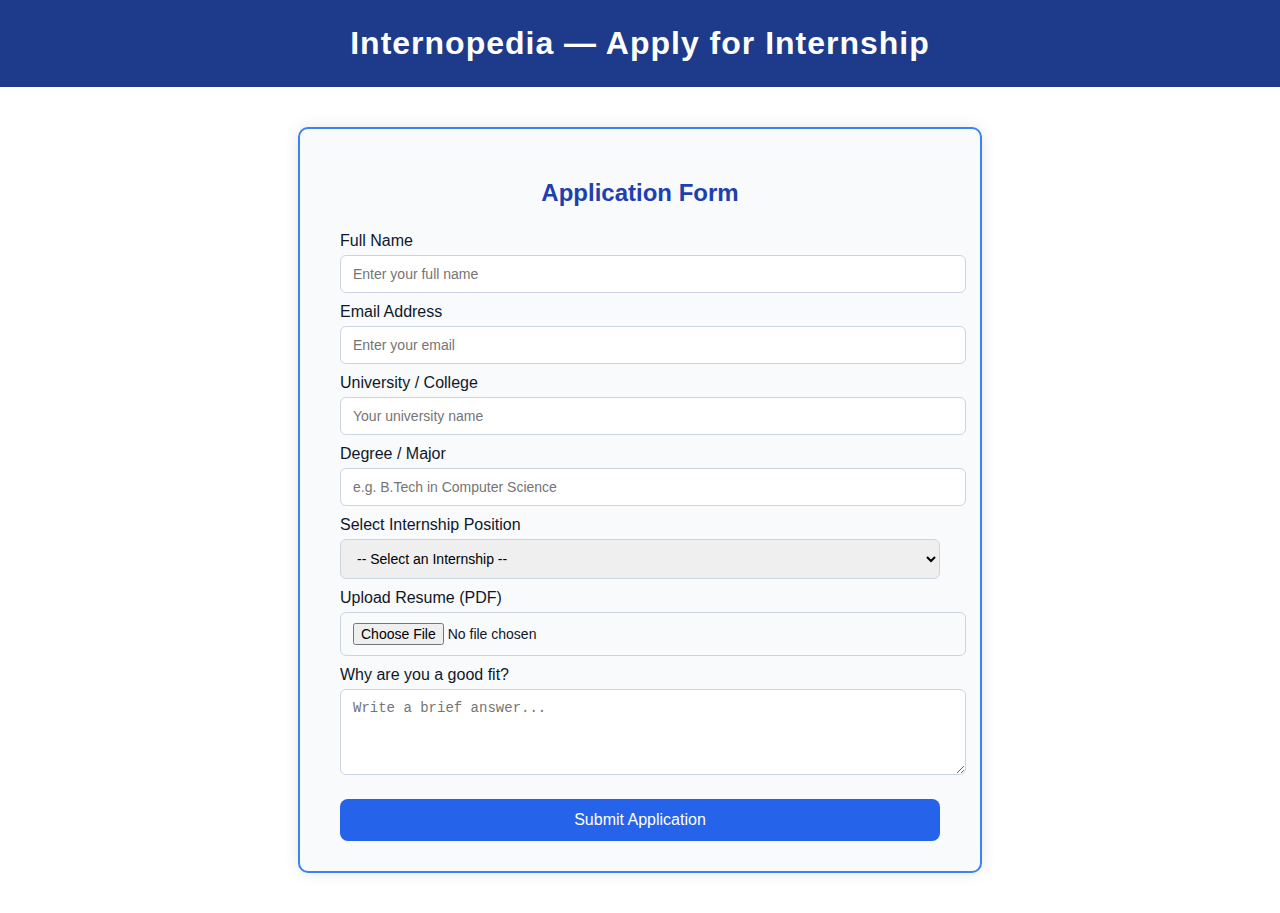
<file: apply.html>
<!DOCTYPE html>
<html lang="en">
<head>
<meta charset="UTF-8">
<meta name="viewport" content="width=device-width, initial-scale=1.0">
<title>Apply Now — Internopedia</title>
<style>
  body {
    font-family: 'Poppins', sans-serif;
    background-color: #ffffff;
    margin: 0;
    padding: 0;
    color: #0f172a;
  }
  header {
    background-color: #1e3a8a;
    color: #ffffff;
    padding: 25px;
    text-align: center;
    font-size: 2em;
    font-weight: 600;
    letter-spacing: 1px;
  }
  .form-container {
    max-width: 600px;
    background-color: #f8fafc;
    margin: 40px auto;
    border-radius: 10px;
    padding: 30px 40px;
    box-shadow: 0 0 15px rgba(0,0,0,0.1);
    border: 2px solid #3b82f6;
  }
  .form-container h2 {
    text-align: center;
    color: #1e40af;
    margin-bottom: 25px;
  }
  label {
    display: block;
    margin: 10px 0 5px;
    font-weight: 500;
  }
  input, select, textarea {
    width: 100%;
    padding: 10px 12px;
    border: 1px solid #cbd5e1;
    border-radius: 6px;
    font-size: 14px;
    transition: all 0.2s ease;
  }
  input:focus, select:focus, textarea:focus {
    border-color: #3b82f6;
    outline: none;
    box-shadow: 0 0 4px rgba(59,130,246,0.4);
  }
  textarea {
    resize: vertical;
  }
  button {
    background-color: #2563eb;
    color: #ffffff;
    border: none;
    padding: 12px 20px;
    border-radius: 8px;
    font-size: 16px;
    width: 100%;
    margin-top: 20px;
    cursor: pointer;
    transition: all 0.3s ease;
  }
  button:hover {
    background-color: #1e40af;
    transform: scale(1.02);
  }
  .success-message {
    display: none;
    text-align: center;
    background-color: #dcfce7;
    color: #166534;
    border: 1px solid #16a34a;
    border-radius: 8px;
    padding: 15px;
    margin-top: 20px;
  }
</style>
</head>
<body>

<header>Internopedia — Apply for Internship</header>

<div class="form-container">
  <h2>Application Form</h2>
  <form id="applyForm">
    <label for="fullname">Full Name</label>
    <input type="text" id="fullname" placeholder="Enter your full name" required>

    <label for="email">Email Address</label>
    <input type="email" id="email" placeholder="Enter your email" required>

    <label for="university">University / College</label>
    <input type="text" id="university" placeholder="Your university name" required>

    <label for="degree">Degree / Major</label>
    <input type="text" id="degree" placeholder="e.g. B.Tech in Computer Science" required>

    <label for="internship">Select Internship Position</label>
    <select id="internship" required>
      <option value="">-- Select an Internship --</option>
      <option>Software Engineering Intern</option>
      <option>Data Science Intern</option>
      <option>UI/UX Design Intern</option>
      <option>Marketing Intern</option>
      <option>Product Management Intern</option>
      <option>Finance Intern</option>
      <option>Human Resources Intern</option>
    </select>

    <label for="resume">Upload Resume (PDF)</label>
    <input type="file" id="resume" accept=".pdf" required>

    <label for="message">Why are you a good fit?</label>
    <textarea id="message" rows="4" placeholder="Write a brief answer..." required></textarea>

    <button type="submit">Submit Application</button>
  </form>

  <div id="successMsg" class="success-message">
    🎉 Your application has been submitted successfully!<br>
    Our team will get back to you soon.
  </div>
</div>

<script>
  const form = document.getElementById('applyForm');
  const successMsg = document.getElementById('successMsg');

  form.addEventListener('submit', (e) => {
    e.preventDefault();

    // Simple validation
    const name = document.getElementById('fullname').value.trim();
    const email = document.getElementById('email').value.trim();
    const internship = document.getElementById('internship').value;

    if (!name || !email || !internship) {
      alert("Please fill all required fields.");
      return;
    }

    // Show success message
    successMsg.style.display = 'block';
    form.reset();

    // Hide message after 5 seconds
    setTimeout(() => {
      successMsg.style.display = 'none';
    }, 5000);
  });
</script>

</body>
</html>
</file>
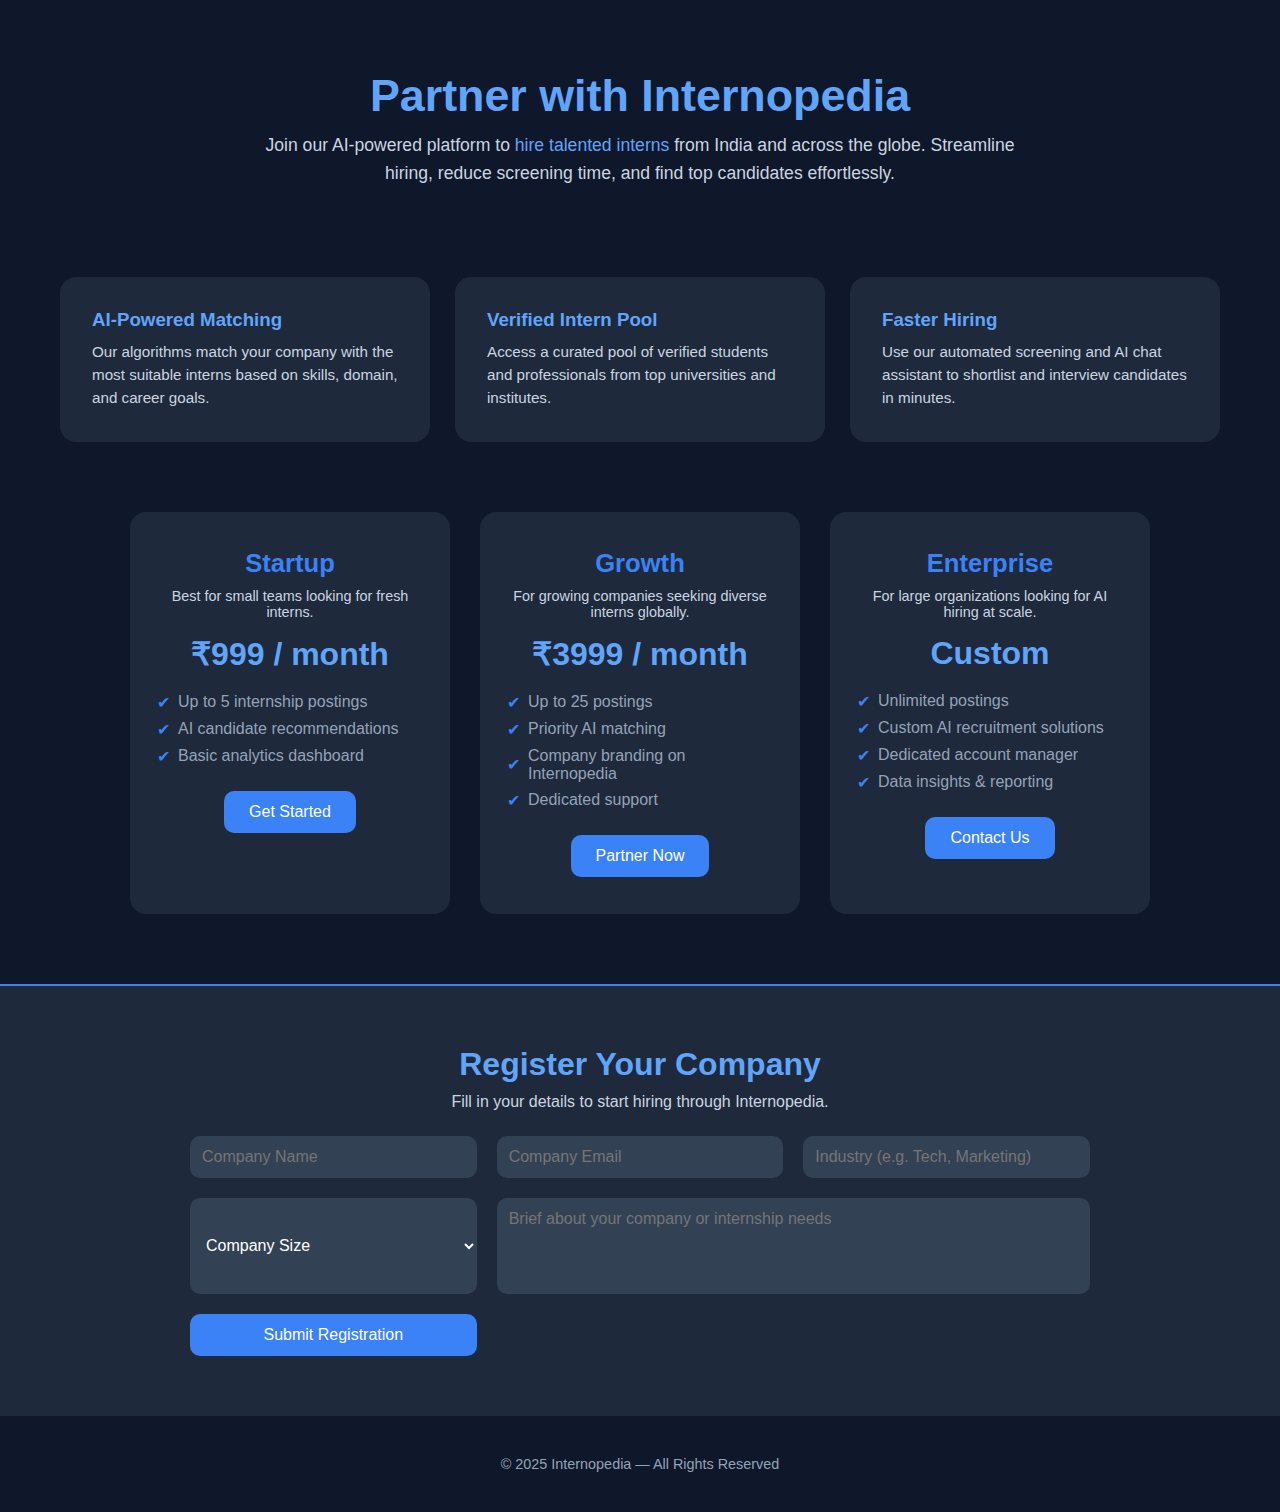
<file: b2b.html>
<!DOCTYPE html>
<html lang="en">
<head>
  <meta charset="UTF-8">
  <meta name="viewport" content="width=device-width, initial-scale=1.0">
  <title>Internopedia B2B Partnerships</title>
  <style>
    :root {
      --bg-dark: #0f172a;
      --card: #1e293b;
      --accent: #3b82f6;
      --light-blue: #60a5fa;
      --white: #f8fafc;
      --text: #cbd5e1;
    }

    * {
      margin: 0;
      padding: 0;
      box-sizing: border-box;
      font-family: 'Poppins', sans-serif;
    }

    body {
      background: var(--bg-dark);
      color: var(--white);
    }

    header {
      text-align: center;
      padding: 70px 20px 30px;
    }

    header h1 {
      color: var(--light-blue);
      font-size: 2.8rem;
      margin-bottom: 10px;
    }

    header p {
      color: var(--text);
      max-width: 800px;
      margin: 0 auto;
      font-size: 1.1rem;
      line-height: 1.6;
    }

    .features {
      display: grid;
      grid-template-columns: repeat(auto-fit, minmax(280px, 1fr));
      gap: 25px;
      margin: 60px auto;
      padding: 0 20px;
      max-width: 1200px;
    }

    .feature-card {
      background: var(--card);
      padding: 30px;
      border-radius: 16px;
      transition: all 0.3s ease;
      border: 2px solid transparent;
    }

    .feature-card:hover {
      border-color: var(--accent);
      transform: translateY(-5px);
    }

    .feature-card h3 {
      color: var(--light-blue);
      margin-bottom: 10px;
    }

    .feature-card p {
      color: var(--text);
      font-size: 0.95rem;
      line-height: 1.5;
    }

    .plans {
      display: flex;
      justify-content: center;
      flex-wrap: wrap;
      gap: 30px;
      margin: 70px auto;
      max-width: 1100px;
    }

    .plan {
      background: var(--card);
      border-radius: 16px;
      width: 320px;
      padding: 35px 25px;
      text-align: center;
      border: 2px solid transparent;
      transition: all 0.3s ease;
    }

    .plan:hover {
      border-color: var(--accent);
      transform: translateY(-5px);
    }

    .plan h2 {
      color: var(--accent);
      font-size: 1.6rem;
      margin-bottom: 10px;
    }

    .plan p {
      color: var(--text);
      margin-bottom: 15px;
      font-size: 0.9rem;
    }

    .price {
      color: var(--light-blue);
      font-size: 2rem;
      font-weight: bold;
      margin-bottom: 20px;
    }

    ul {
      list-style: none;
      text-align: left;
      margin-bottom: 25px;
    }

    ul li {
      margin: 8px 0;
      color: #94a3b8;
      display: flex;
      align-items: center;
      gap: 8px;
    }

    ul li::before {
      content: "✔";
      color: var(--accent);
    }

    button {
      background: var(--accent);
      color: white;
      border: none;
      padding: 12px 25px;
      border-radius: 10px;
      font-size: 1rem;
      cursor: pointer;
      transition: background 0.3s;
    }

    button:hover {
      background: var(--light-blue);
    }

    .register-section {
      background: #1e293b;
      padding: 60px 20px;
      text-align: center;
      border-top: 2px solid var(--accent);
    }

    .register-section h2 {
      font-size: 2rem;
      color: var(--light-blue);
      margin-bottom: 10px;
    }

    .register-section p {
      color: var(--text);
      margin-bottom: 25px;
    }

    form {
      display: grid;
      grid-template-columns: repeat(auto-fit, minmax(280px, 1fr));
      gap: 20px;
      max-width: 900px;
      margin: 0 auto;
    }

    input, select, textarea {
      padding: 12px;
      border-radius: 10px;
      border: none;
      outline: none;
      font-size: 1rem;
      background: #334155;
      color: white;
    }

    textarea {
      grid-column: span 2;
      resize: none;
    }

    footer {
      text-align: center;
      color: #94a3b8;
      padding: 40px 10px;
      font-size: 0.9rem;
    }
  </style>
</head>
<body>

  <header>
    <h1>Partner with Internopedia</h1>
    <p>
      Join our AI-powered platform to <span style="color:var(--light-blue)">hire talented interns</span> from India and across the globe.  
      Streamline hiring, reduce screening time, and find top candidates effortlessly.
    </p>
  </header>

 
  <section class="features">
    <div class="feature-card">
      <h3>AI-Powered Matching</h3>
      <p>Our algorithms match your company with the most suitable interns based on skills, domain, and career goals.</p>
    </div>
    <div class="feature-card">
      <h3>Verified Intern Pool</h3>
      <p>Access a curated pool of verified students and professionals from top universities and institutes.</p>
    </div>
    <div class="feature-card">
      <h3>Faster Hiring</h3>
      <p>Use our automated screening and AI chat assistant to shortlist and interview candidates in minutes.</p>
    </div>
    
  </section>
  

 
  <section class="plans">
    <div class="plan">
      <h2>Startup</h2>
      <p>Best for small teams looking for fresh interns.</p>
      <div class="price">₹999 / month</div>
      <ul>
        <li>Up to 5 internship postings</li>
        <li>AI candidate recommendations</li>
        <li>Basic analytics dashboard</li>
      </ul>
      <button onclick="selectPlan('Startup')">Get Started</button>
    </div>

    <div class="plan">
      <h2>Growth</h2>
      <p>For growing companies seeking diverse interns globally.</p>
      <div class="price">₹3999 / month</div>
      <ul>
        <li>Up to 25 postings</li>
        <li>Priority AI matching</li>
        <li>Company branding on Internopedia</li>
        <li>Dedicated support</li>
      </ul>
      <button onclick="selectPlan('Growth')">Partner Now</button>
    </div>

    <div class="plan">
      <h2>Enterprise</h2>
      <p>For large organizations looking for AI hiring at scale.</p>
      <div class="price">Custom</div>
      <ul>
        <li>Unlimited postings</li>
        <li>Custom AI recruitment solutions</li>
        <li>Dedicated account manager</li>
        <li>Data insights & reporting</li>
      </ul>
      <button onclick="selectPlan('Enterprise')">Contact Us</button>
    </div>
  </section>

  
  <section class="register-section">
    <h2>Register Your Company</h2>
    <p>Fill in your details to start hiring through Internopedia.</p>

    <form id="companyForm">
      <input type="text" placeholder="Company Name" required>
      <input type="email" placeholder="Company Email" required>
      <input type="text" placeholder="Industry (e.g. Tech, Marketing)" required>
      <select required>
        <option value="">Company Size</option>
        <option>1-10 Employees</option>
        <option>11-50 Employees</option>
        <option>51-200 Employees</option>
        <option>200+ Employees</option>
      </select>
      <textarea rows="4" placeholder="Brief about your company or internship needs"></textarea>
      <button type="submit">Submit Registration</button>
    </form>
  </section>

  <footer>
    © 2025 Internopedia — All Rights Reserved
  </footer>

  <script>
    function selectPlan(plan) {
      alert(`You selected the ${plan} partnership plan. We'll contact you soon for setup.`);
    }

    document.getElementById("companyForm").addEventListener("submit", function(e){
      e.preventDefault();
      alert("Thank you for registering your company! Our B2B team will reach out to you shortly.");
      this.reset();
    });
  </script>

</body>
</html>
</file>
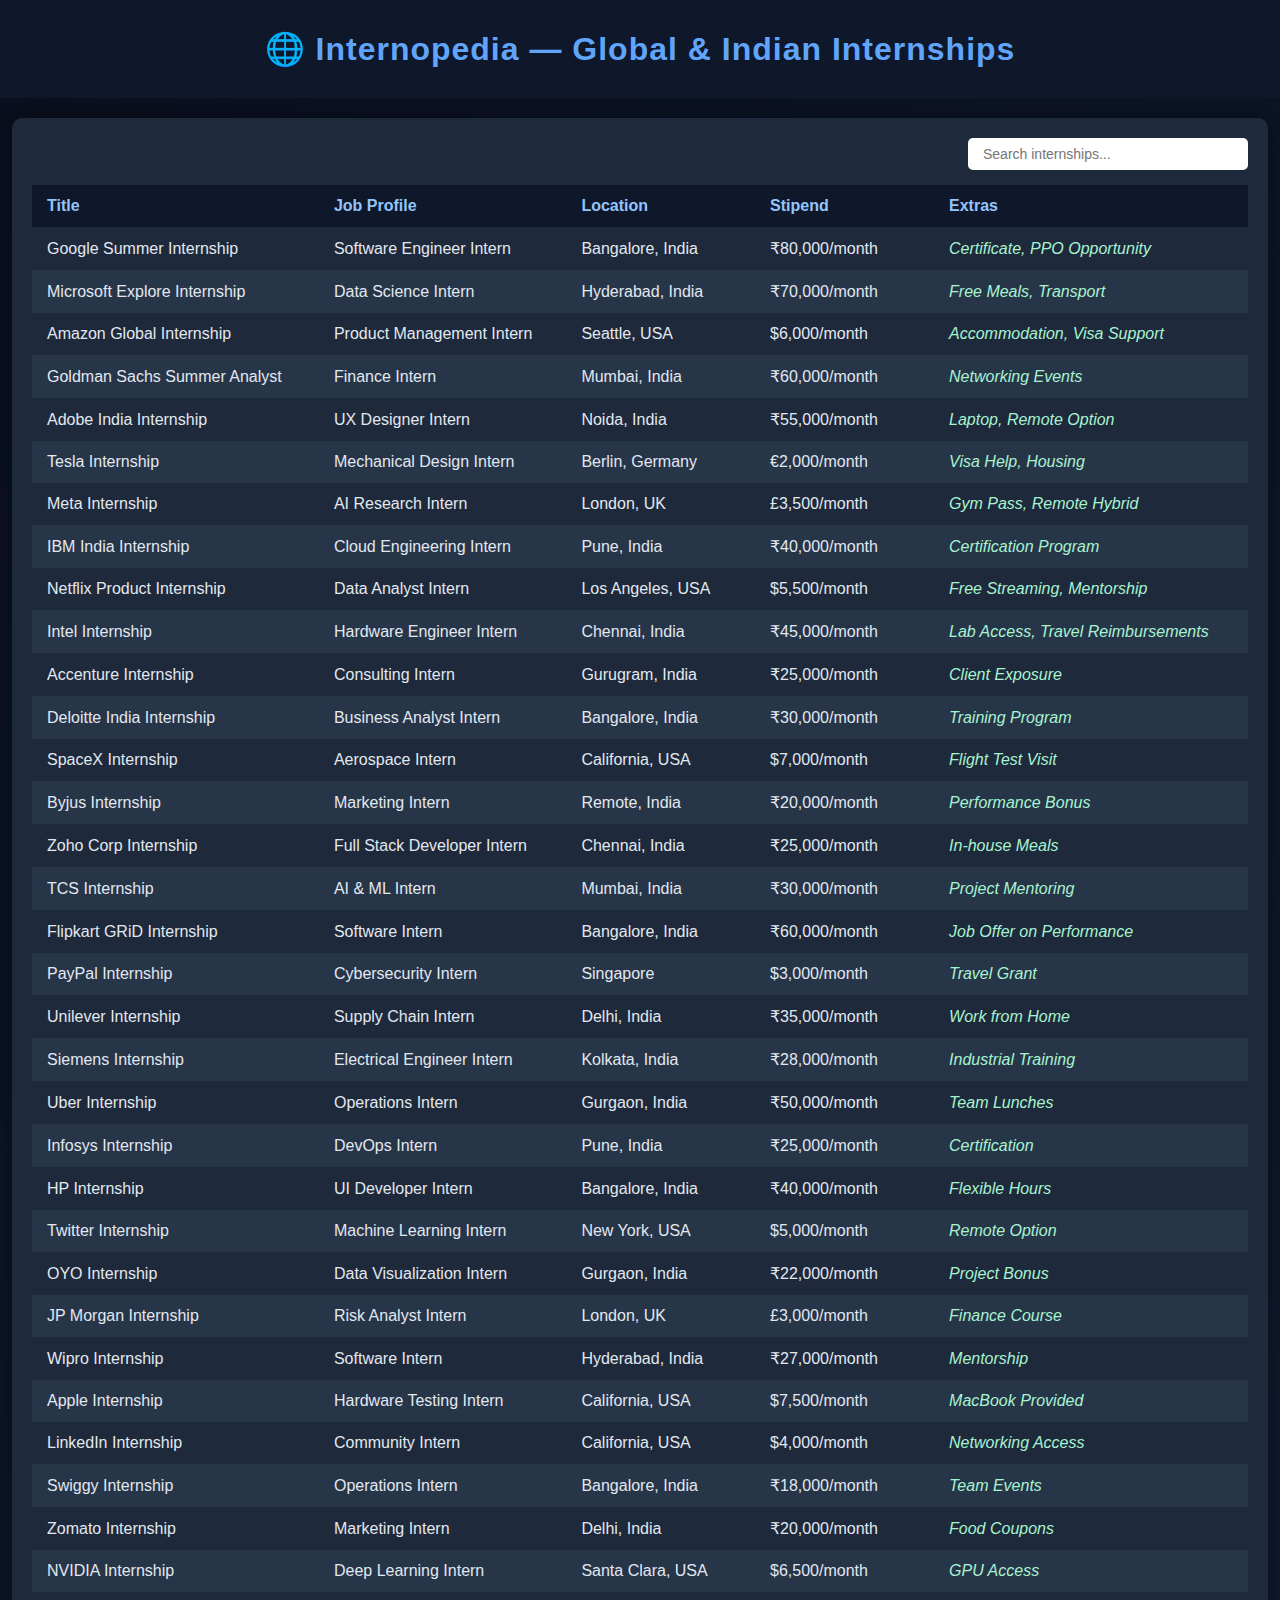
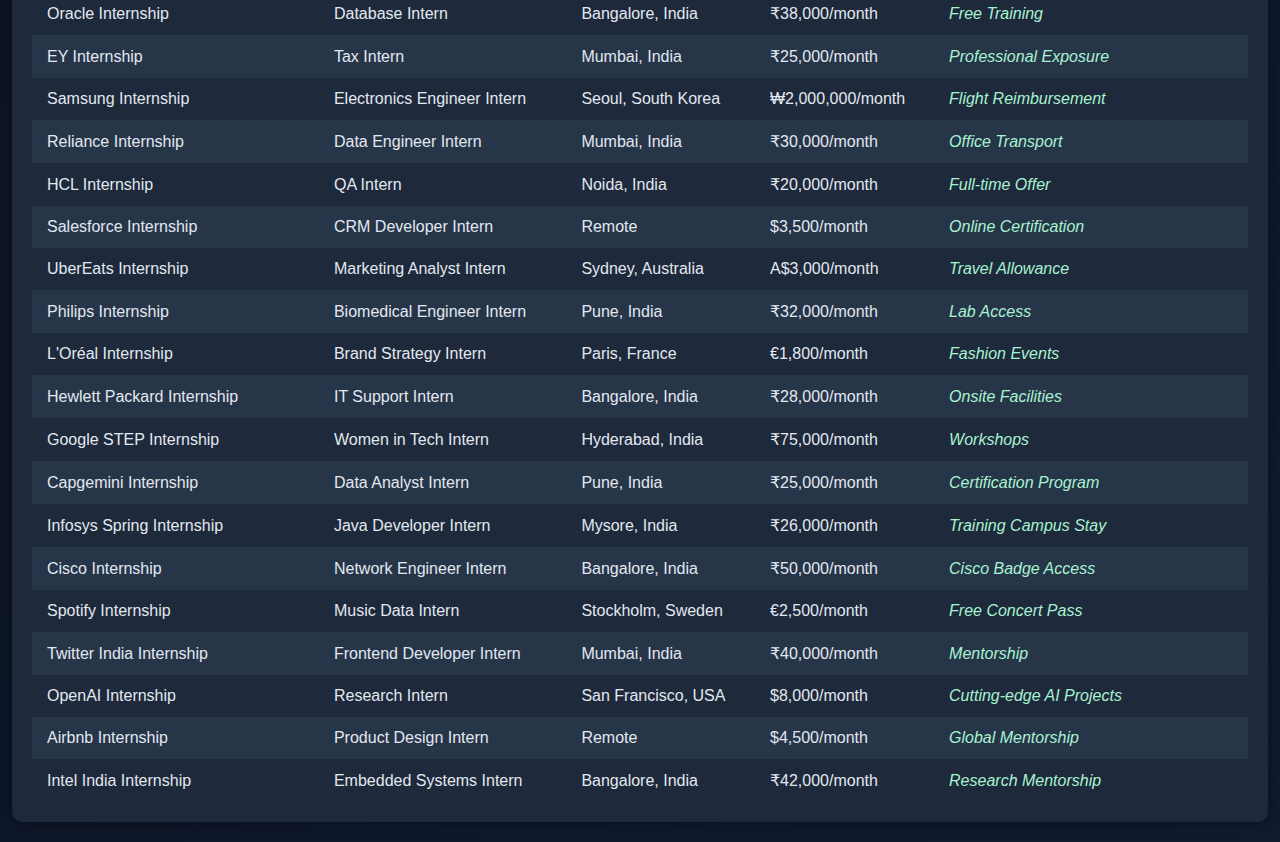
<file: list.html>
<!DOCTYPE html>
<html lang="en">
<head>
<meta charset="UTF-8" />
<meta name="viewport" content="width=device-width, initial-scale=1.0">
<title>Global Internships — Internopedia</title>
<style>
  body {
    font-family: 'Poppins', sans-serif;
    background: linear-gradient(135deg, #0a0f1e, #101b30);
    color: #e2e8f0;
    margin: 0;
    padding: 0;
  }
  header {
    background: #0f172a;
    color: #60a5fa;
    text-align: center;
    padding: 30px;
    font-size: 2em;
    font-weight: 600;
    letter-spacing: 1px;
  }
  .container {
    width: 95%;
    margin: 20px auto;
    background: #1e293b;
    border-radius: 10px;
    padding: 20px;
    box-shadow: 0 0 15px rgba(0,0,0,0.4);
  }
  .search-box {
    text-align: right;
    margin-bottom: 15px;
  }
  .search-box input {
    padding: 8px 15px;
    border-radius: 5px;
    border: none;
    width: 250px;
    outline: none;
    font-size: 14px;
  }
  table {
    width: 100%;
    border-collapse: collapse;
    margin-top: 10px;
  }
  thead {
    background-color: #0f172a;
  }
  th, td {
    padding: 12px 15px;
    text-align: left;
  }
  th {
    cursor: pointer;
    color: #93c5fd;
    font-weight: 600;
  }
  tr:nth-child(even) {
    background-color: #273549;
  }
  tr:hover {
    background-color: #334155;
  }
  .extras {
    color: #a7f3d0;
    font-style: italic;
  }
  @media (max-width: 768px) {
    table, thead, tbody, th, td, tr {
      display: block;
    }
    tr {
      margin-bottom: 15px;
    }
    td {
      text-align: right;
      padding-left: 50%;
      position: relative;
    }
    td::before {
      content: attr(data-label);
      position: absolute;
      left: 15px;
      width: 45%;
      text-align: left;
      font-weight: 600;
      color: #60a5fa;
    }
  }
</style>
</head>
<body>

<header>🌐 Internopedia — Global & Indian Internships</header>

<div class="container">
  <div class="search-box">
    <input type="text" id="searchInput" placeholder="Search internships..." onkeyup="searchTable()">
  </div>

  <table id="internTable">
    <thead>
      <tr>
        <th onclick="sortTable(0)">Title</th>
        <th onclick="sortTable(1)">Job Profile</th>
        <th onclick="sortTable(2)">Location</th>
        <th onclick="sortTable(3)">Stipend</th>
        <th onclick="sortTable(4)">Extras</th>
      </tr>
    </thead>
    <tbody>
      <!-- 50 random internship entries -->
      <tr><td data-label="Title">Google Summer Internship</td><td data-label="Job Profile">Software Engineer Intern</td><td data-label="Location">Bangalore, India</td><td data-label="Stipend">₹80,000/month</td><td data-label="Extras" class="extras">Certificate, PPO Opportunity</td></tr>
      <tr><td>Microsoft Explore Internship</td><td>Data Science Intern</td><td>Hyderabad, India</td><td>₹70,000/month</td><td class="extras">Free Meals, Transport</td></tr>
      <tr><td>Amazon Global Internship</td><td>Product Management Intern</td><td>Seattle, USA</td><td>$6,000/month</td><td class="extras">Accommodation, Visa Support</td></tr>
      <tr><td>Goldman Sachs Summer Analyst</td><td>Finance Intern</td><td>Mumbai, India</td><td>₹60,000/month</td><td class="extras">Networking Events</td></tr>
      <tr><td>Adobe India Internship</td><td>UX Designer Intern</td><td>Noida, India</td><td>₹55,000/month</td><td class="extras">Laptop, Remote Option</td></tr>
      <tr><td>Tesla Internship</td><td>Mechanical Design Intern</td><td>Berlin, Germany</td><td>€2,000/month</td><td class="extras">Visa Help, Housing</td></tr>
      <tr><td>Meta Internship</td><td>AI Research Intern</td><td>London, UK</td><td>£3,500/month</td><td class="extras">Gym Pass, Remote Hybrid</td></tr>
      <tr><td>IBM India Internship</td><td>Cloud Engineering Intern</td><td>Pune, India</td><td>₹40,000/month</td><td class="extras">Certification Program</td></tr>
      <tr><td>Netflix Product Internship</td><td>Data Analyst Intern</td><td>Los Angeles, USA</td><td>$5,500/month</td><td class="extras">Free Streaming, Mentorship</td></tr>
      <tr><td>Intel Internship</td><td>Hardware Engineer Intern</td><td>Chennai, India</td><td>₹45,000/month</td><td class="extras">Lab Access, Travel Reimbursements</td></tr>
      <tr><td>Accenture Internship</td><td>Consulting Intern</td><td>Gurugram, India</td><td>₹25,000/month</td><td class="extras">Client Exposure</td></tr>
      <tr><td>Deloitte India Internship</td><td>Business Analyst Intern</td><td>Bangalore, India</td><td>₹30,000/month</td><td class="extras">Training Program</td></tr>
      <tr><td>SpaceX Internship</td><td>Aerospace Intern</td><td>California, USA</td><td>$7,000/month</td><td class="extras">Flight Test Visit</td></tr>
      <tr><td>Byjus Internship</td><td>Marketing Intern</td><td>Remote, India</td><td>₹20,000/month</td><td class="extras">Performance Bonus</td></tr>
      <tr><td>Zoho Corp Internship</td><td>Full Stack Developer Intern</td><td>Chennai, India</td><td>₹25,000/month</td><td class="extras">In-house Meals</td></tr>
      <tr><td>TCS Internship</td><td>AI & ML Intern</td><td>Mumbai, India</td><td>₹30,000/month</td><td class="extras">Project Mentoring</td></tr>
      <tr><td>Flipkart GRiD Internship</td><td>Software Intern</td><td>Bangalore, India</td><td>₹60,000/month</td><td class="extras">Job Offer on Performance</td></tr>
      <tr><td>PayPal Internship</td><td>Cybersecurity Intern</td><td>Singapore</td><td>$3,000/month</td><td class="extras">Travel Grant</td></tr>
      <tr><td>Unilever Internship</td><td>Supply Chain Intern</td><td>Delhi, India</td><td>₹35,000/month</td><td class="extras">Work from Home</td></tr>
      <tr><td>Siemens Internship</td><td>Electrical Engineer Intern</td><td>Kolkata, India</td><td>₹28,000/month</td><td class="extras">Industrial Training</td></tr>
      <tr><td>Uber Internship</td><td>Operations Intern</td><td>Gurgaon, India</td><td>₹50,000/month</td><td class="extras">Team Lunches</td></tr>
      <tr><td>Infosys Internship</td><td>DevOps Intern</td><td>Pune, India</td><td>₹25,000/month</td><td class="extras">Certification</td></tr>
      <tr><td>HP Internship</td><td>UI Developer Intern</td><td>Bangalore, India</td><td>₹40,000/month</td><td class="extras">Flexible Hours</td></tr>
      <tr><td>Twitter Internship</td><td>Machine Learning Intern</td><td>New York, USA</td><td>$5,000/month</td><td class="extras">Remote Option</td></tr>
      <tr><td>OYO Internship</td><td>Data Visualization Intern</td><td>Gurgaon, India</td><td>₹22,000/month</td><td class="extras">Project Bonus</td></tr>
      <tr><td>JP Morgan Internship</td><td>Risk Analyst Intern</td><td>London, UK</td><td>£3,000/month</td><td class="extras">Finance Course</td></tr>
      <tr><td>Wipro Internship</td><td>Software Intern</td><td>Hyderabad, India</td><td>₹27,000/month</td><td class="extras">Mentorship</td></tr>
      <tr><td>Apple Internship</td><td>Hardware Testing Intern</td><td>California, USA</td><td>$7,500/month</td><td class="extras">MacBook Provided</td></tr>
      <tr><td>LinkedIn Internship</td><td>Community Intern</td><td>California, USA</td><td>$4,000/month</td><td class="extras">Networking Access</td></tr>
      <tr><td>Swiggy Internship</td><td>Operations Intern</td><td>Bangalore, India</td><td>₹18,000/month</td><td class="extras">Team Events</td></tr>
      <tr><td>Zomato Internship</td><td>Marketing Intern</td><td>Delhi, India</td><td>₹20,000/month</td><td class="extras">Food Coupons</td></tr>
      <tr><td>NVIDIA Internship</td><td>Deep Learning Intern</td><td>Santa Clara, USA</td><td>$6,500/month</td><td class="extras">GPU Access</td></tr>
      <tr><td>Oracle Internship</td><td>Database Intern</td><td>Bangalore, India</td><td>₹38,000/month</td><td class="extras">Free Training</td></tr>
      <tr><td>EY Internship</td><td>Tax Intern</td><td>Mumbai, India</td><td>₹25,000/month</td><td class="extras">Professional Exposure</td></tr>
      <tr><td>Samsung Internship</td><td>Electronics Engineer Intern</td><td>Seoul, South Korea</td><td>₩2,000,000/month</td><td class="extras">Flight Reimbursement</td></tr>
      <tr><td>Reliance Internship</td><td>Data Engineer Intern</td><td>Mumbai, India</td><td>₹30,000/month</td><td class="extras">Office Transport</td></tr>
      <tr><td>HCL Internship</td><td>QA Intern</td><td>Noida, India</td><td>₹20,000/month</td><td class="extras">Full-time Offer</td></tr>
      <tr><td>Salesforce Internship</td><td>CRM Developer Intern</td><td>Remote</td><td>$3,500/month</td><td class="extras">Online Certification</td></tr>
      <tr><td>UberEats Internship</td><td>Marketing Analyst Intern</td><td>Sydney, Australia</td><td>A$3,000/month</td><td class="extras">Travel Allowance</td></tr>
      <tr><td>Philips Internship</td><td>Biomedical Engineer Intern</td><td>Pune, India</td><td>₹32,000/month</td><td class="extras">Lab Access</td></tr>
      <tr><td>L'Oréal Internship</td><td>Brand Strategy Intern</td><td>Paris, France</td><td>€1,800/month</td><td class="extras">Fashion Events</td></tr>
      <tr><td>Hewlett Packard Internship</td><td>IT Support Intern</td><td>Bangalore, India</td><td>₹28,000/month</td><td class="extras">Onsite Facilities</td></tr>
      <tr><td>Google STEP Internship</td><td>Women in Tech Intern</td><td>Hyderabad, India</td><td>₹75,000/month</td><td class="extras">Workshops</td></tr>
      <tr><td>Capgemini Internship</td><td>Data Analyst Intern</td><td>Pune, India</td><td>₹25,000/month</td><td class="extras">Certification Program</td></tr>
      <tr><td>Infosys Spring Internship</td><td>Java Developer Intern</td><td>Mysore, India</td><td>₹26,000/month</td><td class="extras">Training Campus Stay</td></tr>
      <tr><td>Cisco Internship</td><td>Network Engineer Intern</td><td>Bangalore, India</td><td>₹50,000/month</td><td class="extras">Cisco Badge Access</td></tr>
      <tr><td>Spotify Internship</td><td>Music Data Intern</td><td>Stockholm, Sweden</td><td>€2,500/month</td><td class="extras">Free Concert Pass</td></tr>
      <tr><td>Twitter India Internship</td><td>Frontend Developer Intern</td><td>Mumbai, India</td><td>₹40,000/month</td><td class="extras">Mentorship</td></tr>
      <tr><td>OpenAI Internship</td><td>Research Intern</td><td>San Francisco, USA</td><td>$8,000/month</td><td class="extras">Cutting-edge AI Projects</td></tr>
      <tr><td>Airbnb Internship</td><td>Product Design Intern</td><td>Remote</td><td>$4,500/month</td><td class="extras">Global Mentorship</td></tr>
      <tr><td>Intel India Internship</td><td>Embedded Systems Intern</td><td>Bangalore, India</td><td>₹42,000/month</td><td class="extras">Research Mentorship</td></tr>
    </tbody>
  </table>
</div>

<script>
function sortTable(n) {
  const table = document.getElementById("internTable");
  let switching = true;
  let dir = "asc"; 
  while (switching) {
    switching = false;
    let rows = table.rows;
    for (let i = 1; i < (rows.length - 1); i++) {
      let shouldSwitch = false;
      let x = rows[i].getElementsByTagName("TD")[n];
      let y = rows[i + 1].getElementsByTagName("TD")[n];
      if (dir == "asc") {
        if (x.innerText.toLowerCase() > y.innerText.toLowerCase()) {
          shouldSwitch = true;
          break;
        }
      } else if (dir == "desc") {
        if (x.innerText.toLowerCase() < y.innerText.toLowerCase()) {
          shouldSwitch = true;
          break;
        }
      }
    }
    if (shouldSwitch) {
      rows[i].parentNode.insertBefore(rows[i + 1], rows[i]);
      switching = true;
    } else {
      if (dir == "asc") {
        dir = "desc";
        switching = true;
      }
    }
  }
}

function searchTable() {
  let input = document.getElementById("searchInput");
  let filter = input.value.toLowerCase();
  let table = document.getElementById("internTable");
  let trs = table.getElementsByTagName("tr");
  for (let i = 1; i < trs.length; i++) {
    let rowText = trs[i].textContent.toLowerCase();
    trs[i].style.display = rowText.includes(filter) ? "" : "none";
  }
}
</script>

</body>
</html>
</file>
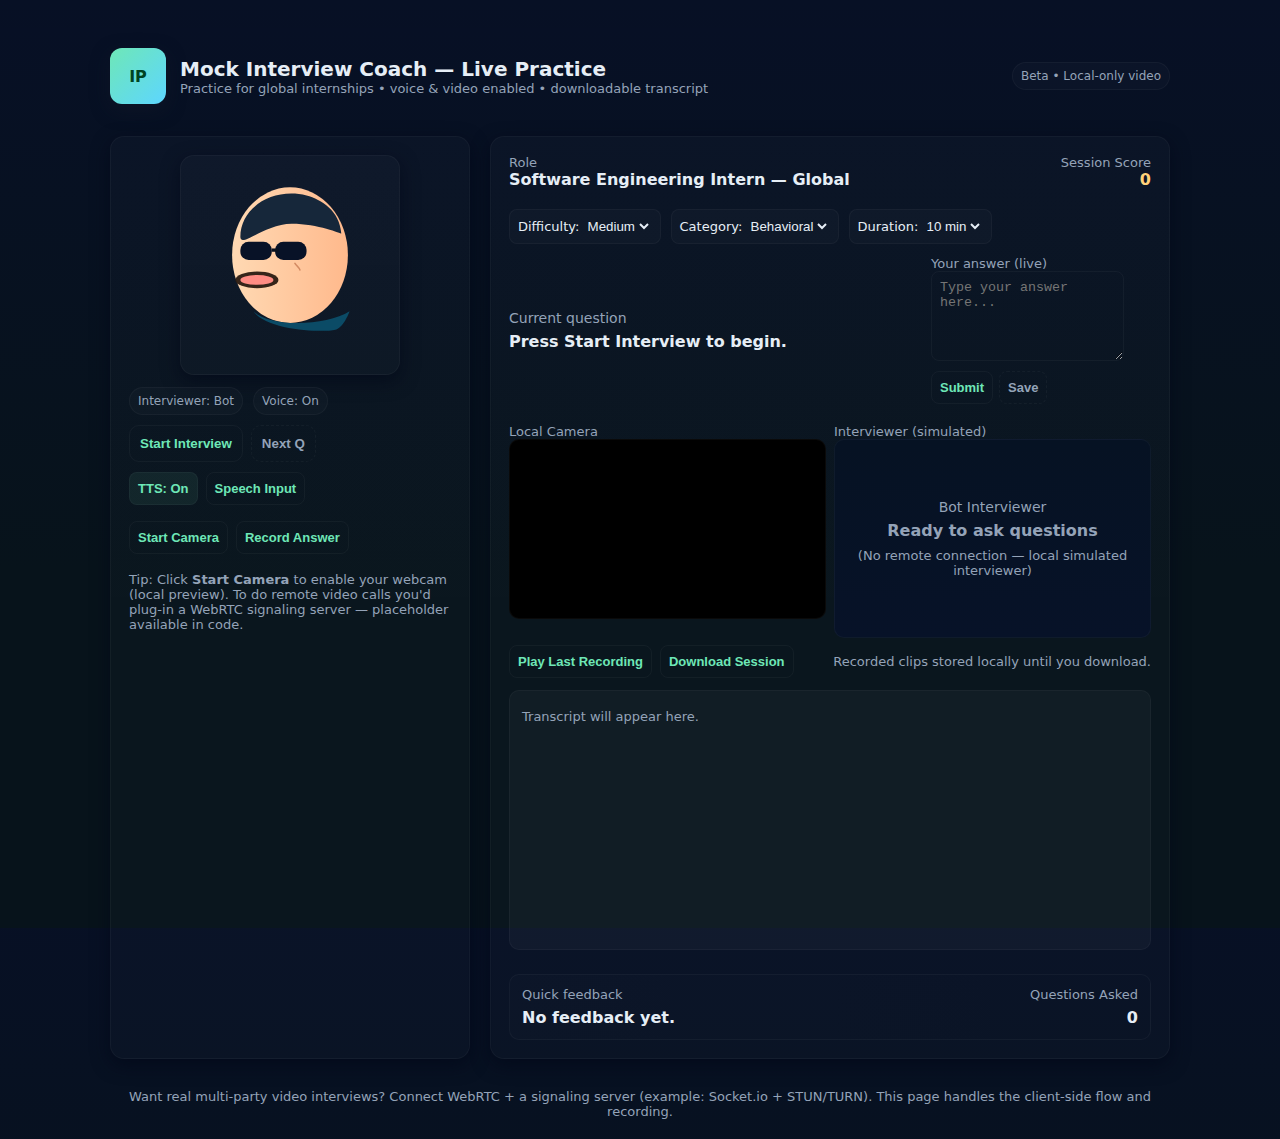
<file: mock interviw coach.html>
<!doctype html>
<html lang="en">
<head>
<meta charset="utf-8" />
<meta name="viewport" content="width=device-width,initial-scale=1" />
<title>Mock Interview Coach — Internopedia</title>
<style>
  :root{
    --bg:#0f1724;
    --card:#0b1220;
    --accent:#6ee7b7;
    --muted:#94a3b8;
    --glass: rgba(255,255,255,0.03);
    --glass-2: rgba(255,255,255,0.02);
    --glass-border: rgba(255,255,255,0.04);
    font-family: Inter, ui-sans-serif, system-ui, -apple-system, "Segoe UI", Roboto, "Helvetica Neue", Arial;
  }
  *{box-sizing:border-box}
  html,body{height:100%;margin:0;background:linear-gradient(180deg,#071025 0%, #07131b 60%);color:#e6eef6}
  .container{max-width:1100px;margin:28px auto;padding:20px;display:grid;grid-template-columns:360px 1fr;gap:20px}
  .card{background:linear-gradient(180deg, rgba(255,255,255,0.02), rgba(255,255,255,0.015));border:1px solid var(--glass-border);padding:18px;border-radius:14px;box-shadow:0 6px 18px rgba(2,6,23,0.6)}
  header.site{grid-column:1/-1;display:flex;align-items:center;gap:16px;margin-bottom:12px}
  header.site h1{font-size:20px;margin:0}
  .avatar-wrap{display:flex;flex-direction:column;align-items:center;gap:12px}
  /* Avatar */
  .avatar{width:220px;height:220px;display:flex;align-items:center;justify-content:center}
  .avatar svg{width:100%;height:100%}
  /* Bot controls */
  .controls{display:flex;flex-direction:column;gap:10px;align-items:stretch}
  .btn{background:transparent;border:1px solid var(--glass-border);padding:10px;border-radius:10px;color:var(--accent);cursor:pointer;font-weight:600}
  .btn.secondary{color:var(--muted);border-style:dashed}
  .btn.toggle.active{background:rgba(110,231,183,0.08)}
  .small{font-size:13px;padding:8px;border-radius:8px}
  /* Main interview area */
  .interview-area{display:flex;flex-direction:column;gap:12px}
  .transcript{height:260px;overflow:auto;padding:12px;border-radius:10px;background:var(--glass);border:1px solid var(--glass-border)}
  .transcript p{margin:6px 0}
  .transcript .bot{color:var(--accent)}
  .transcript .user{color:#c7e3ff}
  .question-box{display:flex;gap:12px;align-items:center}
  .question-box .current{flex:1}
  .meta{display:flex;gap:10px;align-items:center;flex-wrap:wrap}
  label.select{display:block;background:var(--glass-2);border-radius:8px;padding:8px;border:1px solid var(--glass-border)}
  select{background:transparent;color:inherit;border:0;outline:none}
  .score{font-weight:700;color:#ffd27a}
  .video-area{display:grid;grid-template-columns:1fr 1fr;gap:8px;margin-top:8px}
  video{width:100%;height:180px;background:#000;border-radius:10px;object-fit:cover;border:1px solid var(--glass-border)}
  .rec-controls{display:flex;gap:8px;align-items:center}
  .result-panel{margin-top:12px;padding:12px;border-radius:10px;background:linear-gradient(90deg, rgba(255,255,255,0.01), rgba(255,255,255,0.005));border:1px solid var(--glass-border)}
  footer.note{grid-column:1/-1;text-align:center;color:var(--muted);margin-top:10px;font-size:13px}
  .muted{color:var(--muted);font-size:13px}
  .tag{display:inline-block;padding:6px 8px;border-radius:999px;background:rgba(255,255,255,0.02);border:1px solid var(--glass-border);font-size:12px;color:var(--muted)}
  /* responsive */
  @media (max-width:960px){
    .container{grid-template-columns:1fr; padding:12px}
    .avatar{width:180px;height:180px}
  }
  /* mouth animation when speaking */
  .mouth { transform-origin:center; transition: transform 0.12s linear; }
  .mouth.talk { transform: scaleY(1.8); }
  /* small inputs */
  .input-row{display:flex;gap:8px}
  input[type="text"], textarea{background:transparent;border:1px solid var(--glass-border);padding:8px;border-radius:8px;color:inherit;outline:none}
  textarea{min-height:90px;resize:vertical}
  .flex{display:flex;gap:10px;align-items:center}
  .hidden{display:none}
</style>
</head>
<body>
<div class="container">
  <header class="site">
    <div style="display:flex;align-items:center;gap:14px">
      <div style="width:56px;height:56px;border-radius:12px;background:linear-gradient(135deg,var(--accent),#5dd6ff);display:flex;align-items:center;justify-content:center;font-weight:700;color:#042;box-shadow:0 6px 18px rgba(16,24,40,0.6)">IP</div>
      <div>
        <h1>Mock Interview Coach — Live Practice</h1>
        <div class="muted">Practice for global internships • voice & video enabled • downloadable transcript</div>
      </div>
    </div>
    <div style="margin-left:auto" class="tag">Beta • Local-only video</div>
  </header>

  <!-- Left column: Avatar + Controls -->
  <aside class="card avatar-wrap">
    <div class="avatar card" role="img" aria-label="cool boy avatar">
      <!-- SVG avatar: cool boy with sunglasses and talkable mouth -->
      <svg viewBox="0 0 220 220" xmlns="http://www.w3.org/2000/svg" aria-hidden="true">
        <defs>
          <linearGradient id="skin" x1="0" x2="1">
            <stop offset="0" stop-color="#ffd9b3"/>
            <stop offset="1" stop-color="#ffb98c"/>
          </linearGradient>
        </defs>
        <rect width="220" height="220" rx="20" fill="url(#bg)" />
        <g transform="translate(30,18)">
          <ellipse cx="80" cy="80" rx="70" ry="82" fill="url(#skin)"/>
          <!-- hair -->
          <path d="M20 58c0-36 40-60 80-50 18 5 40 18 42 46 0 0-28-12-60-12-32 0-62 30-62 16z" fill="#16273a"/>
          <!-- sunglasses -->
          <rect x="20" y="64" rx="10" ry="10" width="38" height="22" fill="#081227"/>
          <rect x="62" y="64" rx="10" ry="10" width="38" height="22" fill="#081227"/>
          <rect x="58" y="72" width="8" height="4" fill="#0b1220" transform="rotate(0 62 74)"/>
          <!-- nose -->
          <path d="M86 90c2 3 6 6 6 8" stroke="#d38b63" stroke-width="2" fill="none" stroke-linecap="round"/>
          <!-- mouth group for animation -->
          <g transform="translate(40,110)">
            <ellipse cx="0" cy="0" rx="26" ry="10" fill="#2b1b12" opacity="0.95" transform="translate(0,0)"/>
            <ellipse class="mouth" cx="0" cy="0" rx="20" ry="6" fill="#ff8c84" transform="translate(0,0)"/>
          </g>
          <!-- collar -->
          <path d="M36 148c20 20 88 18 116 0 0 0-6 18-16 22s-84 2-100-22z" fill="#0b4b66"/>
        </g>
      </svg>
    </div>

    <div class="controls" style="width:100%;">
      <div class="meta">
        <div class="tag">Interviewer: Bot</div>
        <div class="tag">Voice: On</div>
      </div>

      <div style="display:flex;gap:8px">
        <button id="startInterview" class="btn">Start Interview</button>
        <button id="nextQuestion" class="btn secondary" disabled>Next Q</button>
      </div>

      <div style="display:flex;gap:8px">
        <button id="toggleVoice" class="btn toggle small active">TTS: On</button>
        <button id="toggleSpeech" class="btn toggle small">Speech Input</button>
      </div>

      <div style="display:flex;gap:8px;margin-top:6px">
        <button id="startCam" class="btn small">Start Camera</button>
        <button id="recordAnswer" class="btn small" disabled>Record Answer</button>
      </div>

      <div style="margin-top:8px" class="muted">Tip: Click <strong>Start Camera</strong> to enable your webcam (local preview). To do remote video calls you'd plug-in a WebRTC signaling server — placeholder available in code.</div>
    </div>
  </aside>

  <!-- Right column: Interview area -->
  <main class="card interview-area">
    <div style="display:flex;gap:12px;align-items:center;justify-content:space-between">
      <div>
        <div class="muted">Role</div>
        <div style="font-weight:700">Software Engineering Intern — Global</div>
      </div>
      <div style="text-align:right">
        <div class="muted">Session Score</div>
        <div class="score" id="score">0</div>
      </div>
    </div>

    <div class="meta" style="margin-top:8px">
      <label class="select small">Difficulty:
        <select id="difficulty">
          <option value="easy">Easy</option>
          <option value="medium" selected>Medium</option>
          <option value="hard">Hard</option>
        </select>
      </label>

      <label class="select small">Category:
        <select id="category">
          <option value="behavioral">Behavioral</option>
          <option value="technical">Technical</option>
          <option value="product">Product</option>
        </select>
      </label>

      <label class="select small">Duration:
        <select id="duration">
          <option value="short">5 min</option>
          <option value="medium" selected>10 min</option>
          <option value="long">20 min</option>
        </select>
      </label>
    </div>

    <div class="question-box">
      <div class="current">
        <div style="font-size:14px;color:var(--muted)">Current question</div>
        <div id="currentQuestion" style="font-size:16px;font-weight:700;margin-top:6px">Press <strong>Start Interview</strong> to begin.</div>
      </div>
      <div style="width:220px">
        <div class="muted">Your answer (live)</div>
        <textarea id="answerText" placeholder="Type your answer here..." aria-label="answer"></textarea>
        <div style="display:flex;gap:6px;margin-top:6px">
          <button id="submitAnswer" class="btn small" disabled>Submit</button>
          <button id="savePartial" class="btn secondary small" disabled>Save</button>
        </div>
      </div>
    </div>

    <div class="video-area">
      <div>
        <div class="muted">Local Camera</div>
        <video id="localVideo" autoplay playsinline muted></video>
      </div>
      <div>
        <div class="muted">Interviewer (simulated)</div>
        <!-- simulated interviewer video / avatar area -->
        <video id="interviewerVideo" autoplay playsinline muted class="hidden"></video>
        <div id="simAvatar" style="display:flex;align-items:center;justify-content:center;height:100%;border-radius:10px;background:linear-gradient(180deg,#061223, #071228);border:1px solid var(--glass-border)">
          <!-- a slightly different avatar or message -->
          <div style="text-align:center;color:var(--muted)">
            <div style="font-size:14px">Bot Interviewer</div>
            <div style="font-weight:700;margin-top:6px">Ready to ask questions</div>
            <div style="margin-top:8px" class="muted">(No remote connection — local simulated interviewer)</div>
          </div>
        </div>
      </div>
    </div>

    <div style="display:flex;gap:10px;align-items:center;margin-top:10px">
      <div class="rec-controls">
        <button id="playback" class="btn small" disabled>Play Last Recording</button>
        <button id="downloadSession" class="btn small">Download Session</button>
      </div>
      <div class="muted" style="margin-left:auto">Recorded clips stored locally until you download.</div>
    </div>

    <div class="transcript" id="transcript" aria-live="polite"></div>

    <div class="result-panel">
      <div style="display:flex;align-items:center;gap:8px">
        <div style="flex:1">
          <div class="muted">Quick feedback</div>
          <div id="feedback" style="font-weight:700;margin-top:6px">No feedback yet.</div>
        </div>
        <div style="width:200px;text-align:right">
          <div class="muted">Questions Asked</div>
          <div id="askedCount" style="font-weight:700;margin-top:6px">0</div>
        </div>
      </div>
    </div>

  </main>

  <footer class="note muted">Want real multi-party video interviews? Connect WebRTC + a signaling server (example: Socket.io + STUN/TURN). This page handles the client-side flow and recording.</footer>
</div>

<script>
/*
  Mock Interview Coach — single-file implementation
  Features:
  - Avatar with mouth animation during TTS / when bot speaks
  - SpeechSynthesis for TTS (if enabled)
  - SpeechRecognition for speech input (if available)
  - Webcam access and local recording of answers
  - Simple question flow, scoring stub, transcript + downloadable JSON
  Notes:
  - For remote live calls: implement signaling + full WebRTC peer connections (not included).
  - Tested on Chromium-based browsers (Chrome/Edge). Safari may vary in SpeechRecognition support.
*/

(() => {
  // Elements
  const startInterviewBtn = document.getElementById('startInterview');
  const nextQBtn = document.getElementById('nextQuestion');
  const toggleVoiceBtn = document.getElementById('toggleVoice');
  const toggleSpeechBtn = document.getElementById('toggleSpeech');
  const startCamBtn = document.getElementById('startCam');
  const recordAnswerBtn = document.getElementById('recordAnswer');
  const submitAnswerBtn = document.getElementById('submitAnswer');
  const savePartialBtn = document.getElementById('savePartial');
  const currentQEl = document.getElementById('currentQuestion');
  const transcriptEl = document.getElementById('transcript');
  const answerText = document.getElementById('answerText');
  const localVideo = document.getElementById('localVideo');
  const interviewerVideo = document.getElementById('interviewerVideo');
  const simAvatar = document.getElementById('simAvatar');
  const scoreEl = document.getElementById('score');
  const feedbackEl = document.getElementById('feedback');
  const askedCountEl = document.getElementById('askedCount');
  const playbackBtn = document.getElementById('playback');
  const downloadSessionBtn = document.getElementById('downloadSession');
  const difficultyEl = document.getElementById('difficulty');
  const categoryEl = document.getElementById('category');
  const durationEl = document.getElementById('duration');

  const avatarMouth = document.querySelector('.mouth');

  // State
  let ttsEnabled = true;
  let speechInputEnabled = false;
  let session = {
    startTime: null,
    questions: [],
    recordings: [],
    transcript: [],
    score: 0
  };
  let questionIndex = -1;
  let askedCount = 0;
  let recorder, recordedBlobs = [];
  let localStream = null;
  let mediaRecorder = null;
  let lastRecordingUrl = null;

  // Sample question bank (expand as you like)
  const QUESTIONS = {
    behavioral: [
      "Tell me about a time you faced a challenge and how you resolved it.",
      "Describe a situation where you worked in a team and had a conflict. How did you handle it?",
      "Why are you excited about this internship and what can you contribute?"
    ],
    technical: [
      "Explain the difference between a process and a thread.",
      "How does a hash table work and what are common collision strategies?",
      "Describe the trade-offs between SQL and NoSQL databases."
    ],
    product: [
      "How would you design a feature to improve user retention for a mobile app?",
      "Describe how you'd prioritize roadmap items when resources are constrained.",
      "How do you measure whether a product change is successful?"
    ]
  };

  // Initialize UI state
  function initUI(){
    transcriptEl.innerHTML = '<p class="muted">Transcript will appear here.</p>';
    scoreEl.textContent = '0';
    feedbackEl.textContent = 'No feedback yet.';
    askedCountEl.textContent = '0';
    nextQBtn.disabled = true;
    submitAnswerBtn.disabled = true;
    savePartialBtn.disabled = true;
    recordAnswerBtn.disabled = true;
    playbackBtn.disabled = true;
  }

  initUI();

  // Utility: append to transcript
  function addTranscript(who, text){
    const p = document.createElement('p');
    p.className = who === 'bot' ? 'bot' : 'user';
    p.innerHTML = `<strong>${who === 'bot' ? 'Interviewer' : 'You'}:</strong> ${escapeHtml(text)}`;
    transcriptEl.appendChild(p);
    transcriptEl.scrollTop = transcriptEl.scrollHeight;
    session.transcript.push({who,text,time:new Date().toISOString()});
  }

  function escapeHtml(s){ return s.replace(/[&<>"]/g, c=>({ '&':'&amp;','<':'&lt;','>':'&gt;','"':'&quot;' })[c]); }

  // Text-to-Speech wrapper
  function speak(text, onstart, onend){
    if(!ttsEnabled || !window.speechSynthesis) {
      // fallback: just append to transcript
      addTranscript('bot', text);
      if(onstart) onstart();
      if(onend) onend();
      return;
    }
    const utter = new SpeechSynthesisUtterance(text);
    utter.lang = 'en-US';
    utter.rate = 1;
    utter.pitch = 1;
    utter.onstart = () => { avatarMouth.classList.add('talk'); if(onstart) onstart(); };
    utter.onend = () => { avatarMouth.classList.remove('talk'); if(onend) onend(); };
    window.speechSynthesis.cancel();
    window.speechSynthesis.speak(utter);
    addTranscript('bot', text);
  }

  // Simple scoring heuristic: length + keywords (very basic)
  function scoreAnswer(text){
    const lenScore = Math.min(30, Math.floor(text.split(/\s+/).length));
    const keywords = ['project','team','challenge','design','trade-off','data','scalable','performance','test','optimize'];
    const kw = keywords.reduce((acc,k)=> acc + (text.toLowerCase().includes(k) ? 5 : 0), 0);
    return lenScore + kw;
  }

  // Interview flow
  function startInterview(){
    session = { startTime: new Date().toISOString(), questions: [], recordings: [], transcript: [], score:0 };
    questionIndex = -1;
    askedCount = 0;
    initUI();
    nextQBtn.disabled = false;
    startInterviewBtn.disabled = true;
    speak("Hello! I'll be your mock interviewer. Let's begin. I will ask some questions. You can answer by typing, speaking, or recording video. Are you ready?", null, ()=> {
      // after greeting, go to first question
      setTimeout(()=> nextQuestion(), 500);
    });
  }

  function nextQuestion(){
    // pick question from selected category
    const cat = categoryEl.value;
    const pool = QUESTIONS[cat] || QUESTIONS.behavioral;
    const diff = difficultyEl.value;
    // random pick not yet asked
    const remaining = pool.filter(q => !session.questions.includes(q));
    const question = remaining.length ? remaining[Math.floor(Math.random()*remaining.length)] : pool[Math.floor(Math.random()*pool.length)];
    session.questions.push(question);
    askedCount++;
    askedCountEl.textContent = String(askedCount);
    questionIndex++;
    currentQEl.textContent = question;
    answerText.value = '';
    submitAnswerBtn.disabled = false;
    savePartialBtn.disabled = false;
    recordAnswerBtn.disabled = !localStream; // enabled only if camera started
    addTranscript('bot', question);
    // bot voice
    speak(question);
    // automatically start speech recognition if enabled
    if(speechInputEnabled && window.SpeechRecognition){
      startSpeechRecognition();
    }
  }

  // Submit typed / captured answer
  function submitAnswer(){
    const text = answerText.value.trim();
    if(!text) {
      alert('Please type or speak your answer before submitting.');
      return;
    }
    addTranscript('user', text);
    // scoring
    const s = scoreAnswer(text);
    session.score += s;
    scoreEl.textContent = String(session.score);
    const feedback = generateFeedback(text, s);
    feedbackEl.textContent = feedback;
    // store question/answer
    session.questions[questionIndex] = { question: session.questions[questionIndex], answer: text, score: s, time: new Date().toISOString() };
    submitAnswerBtn.disabled = true;
  }

  function savePartial(){
    const text = answerText.value.trim();
    if(!text) return alert('No partial answer to save.');
    // record partial as note
    session.questions[questionIndex] = {...session.questions[questionIndex], partial: text};
    addTranscript('user', '(saved partial) ' + text);
    savePartialBtn.disabled = true;
  }

  // Basic feedback generator
  function generateFeedback(text, score){
    if(!text) return 'No answer given.';
    if(score < 10) return 'Try to include concrete examples and structure (Situation, Task, Action, Result).';
    if(score < 25) return 'Good — include more metrics or specific results to strengthen your answer.';
    return 'Strong answer — well-structured with specific details. Practice tone and pacing.';
  }

  // SpeechRecognition handling
  const SpeechRecognition = window.SpeechRecognition || window.webkitSpeechRecognition || null;
  let recog = null;
  function startSpeechRecognition(){
    if(!SpeechRecognition) {
      console.warn('SpeechRecognition not supported');
      return;
    }
    if(recog) { try { recog.stop(); } catch(e){} }
    recog = new SpeechRecognition();
    recog.lang = 'en-US';
    recog.interimResults = true;
    recog.maxAlternatives = 1;
    let interim = '';
    recog.onstart = () => { console.log('Listening...'); addTranscript('bot', '(listening for your answer...)'); };
    recog.onresult = (ev) => {
      const results = ev.results;
      interim = '';
      for(let i=ev.resultIndex;i<results.length;i++){
        const r = results[i][0].transcript;
        if(results[i].isFinal) {
          answerText.value += (answerText.value? ' ' : '') + r;
        } else {
          interim += r;
        }
      }
    };
    recog.onerror = (e) => {
      console.warn('Speech recognition error', e);
    };
    recog.onend = () => {
      console.log('Recognition ended');
    };
    recog.start();
  }

  // Camera / recording
  async function startCamera(){
    try{
      localStream = await navigator.mediaDevices.getUserMedia({video:true,audio:true});
      localVideo.srcObject = localStream;
      startCamBtn.textContent = 'Camera On';
      recordAnswerBtn.disabled = false;
      // enable recordButton
    } catch(err){
      alert('Could not start camera/mic: ' + err.message);
      console.error(err);
    }
  }

  function startRecording(){
    if(!localStream) return alert('Start camera first.');
    recordedBlobs = [];
    try{
      mediaRecorder = new MediaRecorder(localStream, {mimeType:'video/webm;codecs=vp9,opus'});
    } catch(e){
      try { mediaRecorder = new MediaRecorder(localStream); } catch(e2) { alert('MediaRecorder not supported: ' + e2.message); return; }
    }
    mediaRecorder.ondataavailable = (event) => {
      if(event.data && event.data.size > 0) recordedBlobs.push(event.data);
    };
    mediaRecorder.onstop = () => {
      const blob = new Blob(recordedBlobs, {type: recordedBlobs[0]?.type || 'video/webm'});
      const url = window.URL.createObjectURL(blob);
      lastRecordingUrl = url;
      session.recordings.push({ url, blob, time: new Date().toISOString(), questionIndex });
      playbackBtn.disabled = false;
      addTranscript('user', '(recording saved — play back using Play Last Recording)');
    };
    mediaRecorder.start();
    recordAnswerBtn.textContent = 'Stop Recording';
    recordAnswerBtn.classList.add('active');
  }

  function stopRecording(){
    if(mediaRecorder && mediaRecorder.state !== 'inactive') mediaRecorder.stop();
    recordAnswerBtn.textContent = 'Record Answer';
    recordAnswerBtn.classList.remove('active');
  }

  // Playback last recording
  function playbackLast(){
    if(!lastRecordingUrl) return alert('No recording found.');
    // create a temporary player
    const win = window.open('', '_blank', 'width=640,height=480');
    const html = `
      <html><body style="margin:0;background:#000;display:flex;align-items:center;justify-content:center;height:100vh">
        <video controls autoplay style="width:100%;height:auto;">
          <source src="${lastRecordingUrl}">
        </video>
      </body></html>`;
    win.document.write(html);
  }

  // Download session JSON (transcript + meta) and recordings as blobs zipped? For simplicity provide a JSON and separate blob URLs.
  function downloadSession(){
    const payload = {...session, endTime: new Date().toISOString()};
    const dataStr = "data:text/json;charset=utf-8," + encodeURIComponent(JSON.stringify(payload, null, 2));
    const a = document.createElement('a');
    a.href = dataStr;
    a.download = 'mock_interview_session.json';
    document.body.appendChild(a);
    a.click();
    a.remove();
    alert('Session JSON downloaded. Recorded video blobs are accessible in the session object on the page (download separately if needed).');
  }

  // Wire up events
  startInterviewBtn.addEventListener('click', startInterview);
  nextQBtn.addEventListener('click', nextQuestion);

  toggleVoiceBtn.addEventListener('click', () => {
    ttsEnabled = !ttsEnabled;
    toggleVoiceBtn.classList.toggle('active', ttsEnabled);
    toggleVoiceBtn.textContent = 'TTS: ' + (ttsEnabled? 'On' : 'Off');
  });

  toggleSpeechBtn.addEventListener('click', () => {
    speechInputEnabled = !speechInputEnabled;
    toggleSpeechBtn.classList.toggle('active', speechInputEnabled);
    toggleSpeechBtn.textContent = 'Speech Input: ' + (speechInputEnabled? 'On' : 'Off');
    if(speechInputEnabled && !SpeechRecognition) {
      alert('SpeechRecognition not available in this browser. Chrome/Edge recommended.');
    }
  });

  startCamBtn.addEventListener('click', async () => {
    if(!localStream) await startCamera();
    else {
      // stop tracks
      localStream.getTracks().forEach(t => t.stop());
      localStream = null;
      localVideo.srcObject = null;
      startCamBtn.textContent = 'Start Camera';
      recordAnswerBtn.disabled = true;
    }
  });

  recordAnswerBtn.addEventListener('click', ()=> {
    if(recordAnswerBtn.classList.contains('active')) stopRecording();
    else startRecording();
  });

  submitAnswerBtn.addEventListener('click', submitAnswer);
  savePartialBtn.addEventListener('click', savePartial);
  playbackBtn.addEventListener('click', playbackLast);
  downloadSessionBtn.addEventListener('click', downloadSession);

  // Save last typed answer on unload? not necessary

  // Accessibility helpers
  window.addEventListener('beforeunload', (e) => {
    // nothing fancy
  });

  // EXTRA: allow pressing Enter+Ctrl to submit typed answer quickly
  answerText.addEventListener('keydown', (e) => {
    if((e.ctrlKey || e.metaKey) && e.key === 'Enter') {
      if(!submitAnswerBtn.disabled) submitAnswer();
    }
  });

  // placeholder: how to plug in WebRTC for remote calls
  /*
    // To enable real remote video interviews:
    // 1) Create a signaling server (Socket.io / WebSocket) to exchange SDP & ICE candidates.
    // 2) Use RTCPeerConnection in both peers. Add localStream tracks with pc.addTrack(...)
    // 3) Exchange offer/answer via signaling server and setRemoteDescription / setLocalDescription.
    // 4) Use STUN and TURN servers for NAT traversal.
    // Example libraries: Simple-Peer, PeerJS, or build raw WebRTC with Socket.io signaling.
  */

  // Expose some debug on window
  window.MockInterview = {
    session,
    QUESTIONS,
    startInterview,
    nextQuestion
  };

})();
</script>
</body>
</html>
</file>
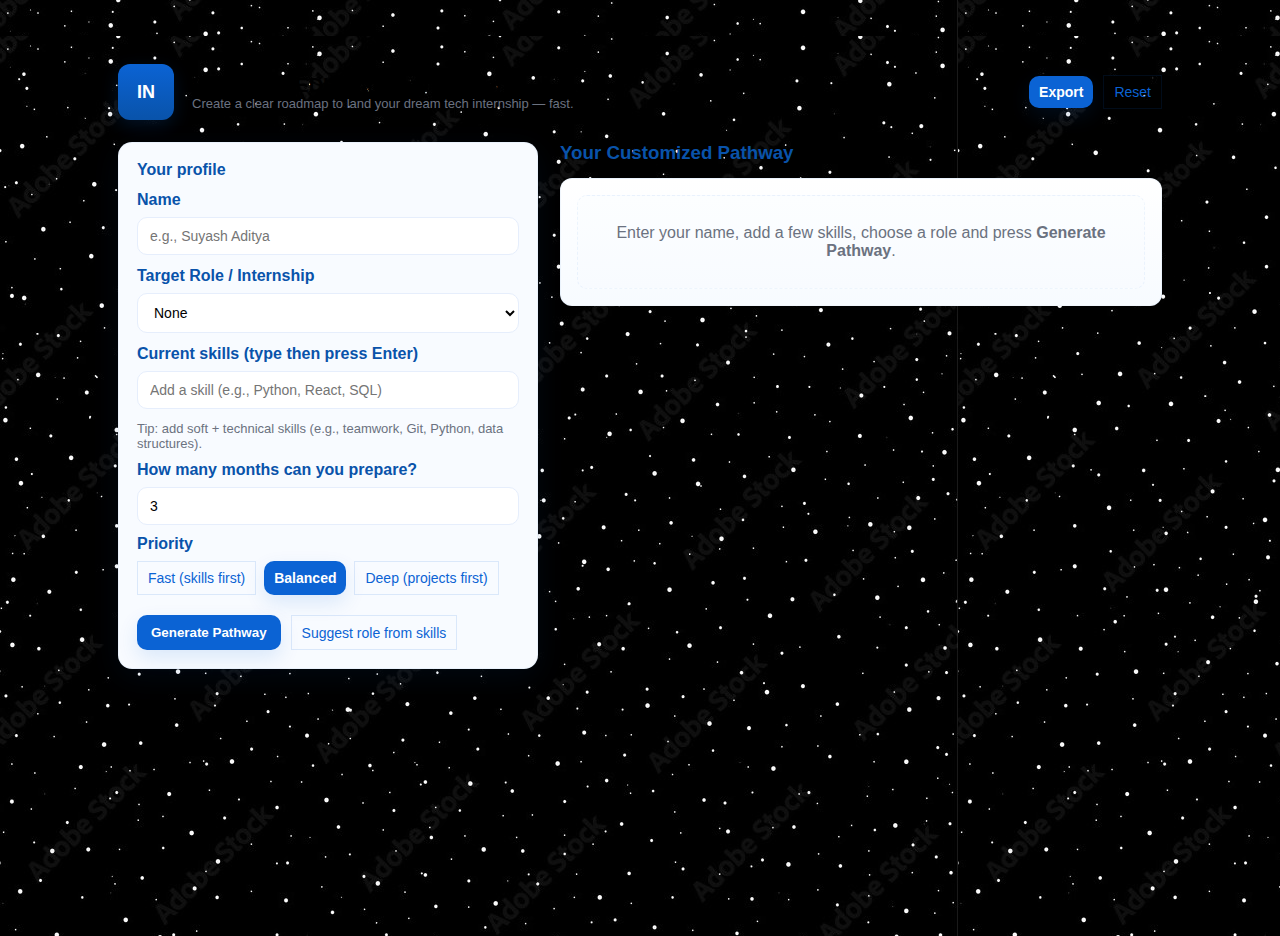
<file: pathway.html>
<!doctype html>
<html lang="en">
<head>
  <meta charset="utf-8" />
  <meta name="viewport" content="width=device-width,initial-scale=1" />
  <title>INTERNOPEDIA — Customized Pathway Generator</title>


  <style>
    :root{
      --bg: #ffffff;
      --accent: #0b63d4;
      --accent-600: #0953aa;
      --muted: #6b7280;
      --card: #f8fbff;
      --glass: rgba(11,99,212,0.06);
      --radius: 14px;
      --max-width: 1100px;
      --shadow: 0 8px 30px rgba(11,99,212,0.08);
      --mono: 'Segoe UI', Roboto, Helvetica, Arial, sans-serif;
    }

    *{box-sizing:border-box}
    html,body{
      height:100%;
      margin:0;
      font-family: var(--mono);
      background-image:url("black.jpg");
      -webkit-font-smoothing:antialiased;
      -moz-osx-font-smoothing:grayscale;
    }

    /* ===== Layout ===== */
    .wrap{
      max-width:var(--max-width);
      margin:36px auto;
      padding:28px;
      display:grid;
      gap:22px;
      grid-template-columns: 420px 1fr;
      align-items:start;
    }

    @media (max-width:920px){
      .wrap{grid-template-columns:1fr;padding:18px}
    }

    header{
      grid-column:1 / -1;
      display:flex;
      align-items:center;
      gap:18px;
    }

    .logo{
      background:linear-gradient(180deg,var(--accent),var(--accent-600));
      color:white;
      width:56px;height:56px;
      border-radius:12px;
      display:grid;
      place-items:center;
      font-weight:700;
      box-shadow: 0 6px 18px rgba(11,99,212,0.18);
      font-size:18px;
    }
    .title{
      line-height:1;
    }
    .title h1{
      margin:0;font-size:20px;
    }
    .title p{margin:2px 0 0;color:var(--muted);font-size:13px}

    /* ===== Left Column (form) ===== */
    .card{
      background:var(--card);
      border-radius:var(--radius);
      padding:18px;
      box-shadow:var(--shadow);
      border:1px solid rgba(11,99,212,0.06);
    }

    label {display:block;font-weight:600;margin-bottom:8px;color:var(--accent-600)}
    .hint{font-size:13px;color:var(--muted);margin-bottom:10px}

    .input, select, textarea {
      width:100%;
      padding:10px 12px;
      border-radius:10px;
      border:1px solid #e6eefc;
      background:white;
      font-size:14px;
      outline:none;
    }
    .input:focus{box-shadow:0 6px 18px rgba(11,99,212,0.08);border-color:var(--accent)}

    .skills-entry{
      display:flex;
      gap:10px;
      align-items:center;
      margin-bottom:12px;
      flex-wrap:wrap;
    }

    .chip{
      padding:7px 10px;
      border-radius:999px;
      background:var(--glass);
      color:var(--accent-600);
      font-weight:600;
      display:inline-flex;
      gap:8px;
      align-items:center;
      font-size:13px;
    }
    .chip button{
      background:transparent;border:0;color:var(--accent-600);cursor:pointer;font-weight:700;
    }

    .control-row{
      display:flex;gap:10px;margin-top:8px;
    }
    .btn{
      background:var(--accent);
      color:white;padding:10px 14px;border-radius:10px;border:0;cursor:pointer;font-weight:700;
      box-shadow: 0 8px 20px rgba(11,99,212,0.12);
    }
    .btn-ghost{background:transparent;color:var(--accent);border:1px solid rgba(11,99,212,0.12)}
    .small{padding:8px 10px;font-size:14px}

    .preview-role{
      margin-top:10px;padding:10px;border-radius:10px;background:linear-gradient(180deg,white,#f2f8ff);
      border:1px dashed rgba(11,99,212,0.06);font-size:14px;color:#0b1220;
    }

    /* ===== Right Column (results) ===== */
    .result-area{
      min-height:360px;
      display:flex;flex-direction:column;gap:14px;
    }
    .section-title{
      display:flex;justify-content:space-between;align-items:center;
    }
    .pathway{
      padding:16px;border-radius:12px;background:linear-gradient(180deg,white,#f7fbff);
      border:1px solid rgba(11,99,212,0.06);
    }
    ul.recommend {
      margin:8px 0 0;padding-left:18px;
    }

    .grid{
      display:grid;gap:12px;
      grid-template-columns: repeat(2, minmax(0,1fr));
    }
    @media (max-width:720px){ .grid{grid-template-columns:1fr} }

    .pill{
      display:inline-block;padding:6px 10px;border-radius:999px;background:var(--glass);font-weight:600;margin-right:8px;margin-bottom:8px;font-size:13px;
    }

    /* Timeline bar */
    .timeline{
      margin-top:10px;height:14px;background:#e9f3ff;border-radius:999px;overflow:hidden;
      display:flex;
    }
    .timeline > div{
      height:100%;display:flex;align-items:center;justify-content:center;color:white;font-weight:700;font-size:12px;
    }

    .empty-state{
      text-align:center;color:var(--muted);padding:28px;border-radius:10px;border:1px dashed rgba(11,99,212,0.06);
      background:linear-gradient(180deg,#fcfeff,#f8fbff)
    }

    footer{grid-column:1 / -1;text-align:center;color:var(--muted);font-size:13px;margin-top:6px;padding-top:6px;border-top:1px solid rgba(11,99,212,0.03)}

    /* small helpers */
    .muted{color:var(--muted);font-size:13px}
    .cta {display:flex;gap:10px;align-items:center}
    .resource{font-size:14px;padding:10px;border-radius:10px;border:1px solid rgba(11,99,212,0.05);background:white}
    .project-card{padding:10px;border-radius:10px;border-left:4px solid var(--accent);background:white;margin-bottom:8px}
    .flex{display:flex;gap:10px;align-items:center}
    .spacer{flex:1}
  </style>
</head>
<body>

  <main class="wrap" role="main">
    <header>
      <div class="logo" aria-hidden="true">IN</div>
      <div class="title">
        <h1>INTERNOPEDIA Pathway Builder</h1>
        <p>Create a clear roadmap to land your dream tech internship — fast.</p>
      </div>
      <div class="spacer"></div>
      <div class="cta">
        <button class="btn small" id="exportBtn" title="Print or save your pathway">Export</button>
        <button class="btn-ghost small" id="resetBtn">Reset</button>
      </div>
    </header>

    <!-- Left: Input card -->
    <section class="card" aria-labelledby="formTitle">
      <h2 id="formTitle" style="margin:0 0 12px 0;font-size:16px;color:var(--accent-600)">Your profile</h2>
      <label for="name">Name</label>
      <input id="name" class="input" placeholder="e.g., Suyash Aditya" />

      <div style="height:12px"></div>

      <label for="role">Target Role / Internship</label>
      <select id="role" class="input" aria-label="Target role" placeholder="....">

       <option value="None">None</option>
       <option value="Engineering">Engineering</option>
       <option value="Design">Design</option>
       <option value="Product Management">Product Management</option>
       <option value="Summer Internship">Summer Internship</option>
       <option value="Apprenticeship Program">Apprenticeship Program</option>
       <option value="Early-in-Career Full-Time">Early-in-Career Full-Time</option>
       <option value="Interview focus">Interview focus</option>
       <option value="Technical preparation">Technical preparation</option>
       <option value="Behavioral interviews">Behavioral interviews</option>
       
        <!-- roles are prepopulated in JS for readability -->

      </select>

      <div style="height:12px"></div>

      <label>Current skills (type then press Enter)</label>
      <div class="skills-entry" id="skillsEntry" aria-live="polite">
        <input id="skillInput" class="input" placeholder="Add a skill (e.g., Python, React, SQL)"/>
      </div>
      <div class="hint">Tip: add soft + technical skills (e.g., teamwork, Git, Python, data structures).</div>

      <label for="months">How many months can you prepare?</label>
      <input id="months" class="input" type="number" min="1" max="12" value="3" />

      <div style="height:10px"></div>

      <label>Priority</label>
      <div style="display:flex;gap:8px">
        <button class="btn-ghost small" type="radio" id="priorityFast">Fast (skills first)</button>
        <button class="btn small small" type="radio" id="priorityBalanced">Balanced</button>
        <button class="btn-ghost small" type="radio" id="priorityDeep">Deep (projects first)</button>
      </div>

      <div style="height:12px"></div>

      <div class="control-row">
        <button class="btn" id="generateBtn">Generate Pathway</button>
        <button class="btn-ghost small" id="suggestBtn">Suggest role from skills</button>
      </div>

      <div class="preview-role" id="profilePreview" style="display:none">
        <strong id="previewName"></strong>
        <div id="previewRole" class="muted"></div>
        <div id="previewChips" style="margin-top:8px"></div>
      </div>

    </section>

    <!-- Right: Results -->
    <aside class="result-area">

      <div class="section-title">
        <h3 style="margin:0;color:var(--accent-600)">Your Customized Pathway</h3>
      </div>

      <div id="resultCard" class="pathway">
        <div id="emptyState" class="empty-state">
          Enter your name, add a few skills, choose a role and press <strong>Generate Pathway</strong>.
        </div>

        <div id="results" style="display:none">

          <div style="display:flex; gap:14px; align-items:center; justify-content:space-between; flex-wrap:wrap;">
            <div>
              <div style="font-weight:800;font-size:18px" id="outRole"></div>
              <div class="muted" id="outName"></div>
            </div>
            <div style="text-align:right">
              <div class="muted">Estimated time</div>
              <div style="font-weight:800;font-size:18px" id="outDuration"></div>
            </div>
          </div>

          <hr style="border:none;height:12px"/>

          <div class="grid">
            <div>
              <h4 style="margin:0 0 8px 0">Skill gaps</h4>
              <div id="gapsList"></div>
              <div style="margin-top:8px"><strong>Priority sequence:</strong> <span id="prioritySequence"></span></div>
            </div>

            <div>
              <h4 style="margin:0 0 8px 0">Timeline</h4>
              <div class="timeline" aria-hidden="true" id="timelineBar">
                <!-- dynamic -->
              </div>
              <div class="muted" style="margin-top:8px" id="timelineText"></div>
            </div>
          </div>

          <div style="margin-top:12px">
            <h4 style="margin:0 0 8px 0">Recommended resources & courses</h4>
            <div id="resources"></div>
          </div>

          <div style="margin-top:12px">
            <h4 style="margin:0 0 8px 0">Project suggestions</h4>
            <div id="projects"></div>
          </div>

          <div style="margin-top:12px">
            <h4 style="margin:0 0 8px 0">Resume & Interview tips</h4>
            <ul id="tips" style="margin:0;padding-left:18px"></ul>
          </div>

        </div>
      </div>
    </aside>

  </main>

  <script>
    /******************************
     * INTERNOPEDIA - Pathway JS
     ******************************/

    // ---------- Role-skill data ----------
    // This is a minimal in-browser knowledge base. Expand or replace with API/backend.
    const ROLES = {
      "Frontend Intern": {
        desc: "Build interactive web apps, strong in HTML/CSS/JS and React.",
        skills: ["HTML","CSS","JavaScript","React","Git","Responsive Design","Browser DevTools"],
        resources: [
          {title:"Modern HTML & CSS", link:"https://developer.mozilla.org/en-US/docs/Learn"},
          {title:"JavaScript.info", link:"https://javascript.info/"},
          {title:"React Official Tutorial", link:"https://reactjs.org/tutorial/tutorial.html"}
        ],
        projects: [
          "Personal portfolio (responsive with animations)",
          "Clone a small website UI in React",
          "Tiny interactive widget (todo or quiz) with localStorage"
        ]
      },
      "Backend Intern": {
        desc:"APIs, databases, server-side logic, and integration.",
        skills:["Python","Django/Flask","Node.js","Databases","SQL","REST APIs","Git"],
        resources:[
          {title:"REST API design", link:"https://restfulapi.net/"},
          {title:"SQLBolt (learn SQL)", link:"https://sqlbolt.com/"},
          {title:"Flask Mega-Tutorial", link:"https://blog.miguelgrinberg.com/post/the-flask-mega-tutorial-part-i-hello-world"}
        ],
        projects:[
          "CRUD API with authentication",
          "Small microservice + Dockerfile",
          "Database-backed CLI or web admin panel"
        ]
      },
      "Data Science Intern": {
        desc:"Data cleaning, analysis, modeling and visualization.",
        skills:["Python","Pandas","NumPy","SQL","Statistics","Matplotlib/Seaborn","Machine Learning basics"],
        resources:[
          {title:"Kaggle Learn", link:"https://www.kaggle.com/learn"},
          {title:"Pandas Documentation", link:"https://pandas.pydata.org/docs/"},
          {title:"Intro to ML", link:"https://developers.google.com/machine-learning/crash-course"}
        ],
        projects:[
          "EDA on a public dataset with insights",
          "Predictive model + evaluation",
          "Dashboard with charts and key metrics"
        ]
      },
      "Machine Learning Intern": {
        desc:"Deeper ML, model training, experimentation and deployment.",
        skills:["Python","Machine Learning","PyTorch/TensorFlow","Math/Statistics","Data Pipelines","Model Evaluation"],
        resources:[
          {title:"Fast.ai course", link:"https://www.fast.ai/"},
          {title:"PyTorch tutorials", link:"https://pytorch.org/tutorials/"},
          {title:"ML Crash Course", link:"https://developers.google.com/machine-learning/crash-course"}
        ],
        projects:[
          "End-to-end ML pipeline",
          "Fine-tune a model and present error analysis",
          "Deploy model as a simple API"
        ]
      },
      "DevOps Intern": {
        desc:"CI/CD, cloud basics, infra as code and monitoring.",
        skills:["Linux","Docker","CI/CD","Cloud (AWS/GCP)","Kubernetes basics","Scripting"],
        resources:[
          {title:"Docker getting started", link:"https://docs.docker.com/get-started/"},
          {title:"Kubernetes basics", link:"https://kubernetes.io/docs/tutorials/kubernetes-basics/"},
          {title:"CI/CD concepts", link:"https://www.redhat.com/en/topics/devops/what-is-ci-cd"}
        ],
        projects:[
          "Containerize an app + Docker Compose",
          "Simple CI pipeline on GitHub Actions",
          "Deploy a demo to cloud (or mock using local tools)"
        ]
      }
    };

    // ---------- Utility helpers ----------
    function $(id){ return document.getElementById(id); }
    function escapeHtml(s){ return String(s).replace(/[&<>"]/g, c=>({ '&':'&amp;','<':'&lt;','>':'&gt;','"':'&quot;' }[c])); }

    // ---------- Populate roles select ----------
    const roleSelect = $('role');
    for (const key of Object.keys(ROLES)){
      const opt = document.createElement('option');
      opt.value = key; opt.textContent = key;
      roleSelect.appendChild(opt);
    }

    // ---------- Skills input / chips ----------
    const skills = new Set();
    const skillsEntry = $('skillsEntry');
    const skillInput = $('skillInput');

    function renderSkillChips(){
      // remove old chips except the input
      skillsEntry.querySelectorAll('.chip').forEach(n=>n.remove());
      for (const s of skills){
        const chip = document.createElement('div');
        chip.className = 'chip';
        chip.innerHTML = `<span>${escapeHtml(s)}</span><button aria-label="remove ${escapeHtml(s)}">×</button>`;
        const btn = chip.querySelector('button');
        btn.addEventListener('click', ()=>{ skills.delete(s); renderSkillChips(); });
        skillsEntry.insertBefore(chip, skillInput);
      }
      // preview update
      const pv = $('previewChips'); if (pv) pv.innerHTML = Array.from(skills).map(s=>`<span class="pill">${escapeHtml(s)}</span>`).join(' ');
      if (skills.size) {$('profilePreview').style.display='block'; $('previewName').textContent=$('name').value||'Anonymous'; $('previewRole').textContent=roleSelect.value;}
      else {$('profilePreview').style.display='none';}
    }

    skillInput.addEventListener('keydown', (e)=>{
      if (e.key==='Enter'){
        e.preventDefault();
        const v = skillInput.value.trim();
        if (v) {
          // normalize simple duplicates
          const normal = v.split('/').map(x=>x.trim()).join(' / ');
          skills.add(normal);
          skillInput.value='';
          renderSkillChips();
        }
      }
    });

    // allow comma-separated paste
    skillInput.addEventListener('paste', (e)=>{
      const paste = (e.clipboardData || window.clipboardData).getData('text');
      if (paste && paste.includes(',')){
        e.preventDefault();
        paste.split(',').map(p=>p.trim()).filter(Boolean).forEach(s=>skills.add(s));
        renderSkillChips();
      }
    });

    // ---------- Priority buttons ----------
    let priorityMode = 'balanced'; // fast | balanced | deep
    $('priorityFast').addEventListener('click', ()=>{ priorityMode='fast'; togglePriorityButtons(); });
    $('priorityBalanced').addEventListener('click', ()=>{ priorityMode='balanced'; togglePriorityButtons(); });
    $('priorityDeep').addEventListener('click', ()=>{ priorityMode='deep'; togglePriorityButtons(); });

    function togglePriorityButtons(){
      $('priorityFast').classList.toggle('btn', priorityMode==='fast');
      $('priorityFast').classList.toggle('btn-ghost', priorityMode!=='fast');
      $('priorityBalanced').classList.toggle('btn', priorityMode==='balanced');
      $('priorityBalanced').classList.toggle('btn-ghost', priorityMode!=='balanced');
      $('priorityDeep').classList.toggle('btn', priorityMode==='deep');
      $('priorityDeep').classList.toggle('btn-ghost', priorityMode!=='deep');
    }
    togglePriorityButtons();

    // ---------- Suggest role from skills ----------
    $('suggestBtn').addEventListener('click', ()=>{
      // naive scoring: count overlap of skill keywords
      const scores = {};
      for (const [role,info] of Object.entries(ROLES)){
        let score=0;
        for (const need of info.skills){
          for (const s of skills){
            if (s.toLowerCase().includes(need.toLowerCase()) || need.toLowerCase().includes(s.toLowerCase())){
              score++;
            }
          }
        }
        scores[role]=score;
      }
      // pick best
      const best = Object.entries(scores).sort((a,b)=>b[1]-a[1])[0];
      if (best && best[1]>0) {
        roleSelect.value = best[0];
        alert('Suggested role: ' + best[0] + '\\n(Selected for you based on your skills)');
      } else {
        alert('No clear match found. Try adding more core skills (e.g., JavaScript, Python, SQL).');
      }
    });

    // ---------- Generate Pathway ----------
    $('generateBtn').addEventListener('click', generatePathway);

    function generatePathway(){
      // gather profile
      const name = $('name').value.trim() || 'Anonymous';
      const roleKey = roleSelect.value;
      const months = Math.max(1, parseInt($('months').value) || 3);

      // preview
      $('profilePreview').style.display = skills.size ? 'block' : 'none';
      $('previewName').textContent = name;
      $('previewRole').textContent = roleKey;

      // compute
      const role = ROLES[roleKey];
      if (!role) return alert('Select a role.');
      // compute gaps: items in role.skills not present in skills
      const lowerSkills = Array.from(skills).map(s=>s.toLowerCase());
      const gaps = role.skills.filter(s => {
        return !lowerSkills.some(u => u === s.toLowerCase() || u.includes(s.toLowerCase()) || s.toLowerCase().includes(u));
      });

      // soft-skill suggestions: if Git not present, suggest it
      const extra = [];
      if (!lowerSkills.some(s=>s.includes('git'))) extra.push('Git (version control)');
      if (!lowerSkills.some(s=>s.includes('team')||s.includes('communication'))) extra.push('Communication & teamwork');
      // push unique
      for (const e of extra) if (!gaps.includes(e)) gaps.push(e);

      // priority sequence: depends on priorityMode
      let sequence = [];
      if (priorityMode==='fast'){
        sequence = gaps.filter(g=>!g.toLowerCase().includes('project')).slice(0);
      } else if (priorityMode==='deep'){
        sequence = ['Project-focused learning'].concat(gaps);
      } else {
        sequence = gaps.slice(0);
      }

      // timeline split
      const totalMonths = months;
      const coreMonths = Math.max(1, Math.round(totalMonths * 0.55));
      const projectsMonths = Math.max(0, totalMonths - coreMonths);
      // build timeline blocks
      const blocks = [];
      blocks.push({label:`Core skills (${coreMonths} mo)`, size: coreMonths / totalMonths});
      if (projectsMonths>0) blocks.push({label:`Project & polish (${projectsMonths} mo)`, size: projectsMonths / totalMonths});

      // generate resources: prioritized ones from role
      const resources = role.resources.slice(0,5);

      // generate project suggestions: combine role projects
      const projects = role.projects.slice(0,4);

      // Generate resume & interview tips from simple heuristics
      const tips = [
        "Tailor your resume to the role — show projects and technologies listed in the job description.",
        "Add a short achievement-focused bullet for each project (what you built + outcome).",
        "Prepare 3-4 stories for behavioral interview (STAR format).",
        "Practice 20–30 minutes of coding problems daily (arrays, strings, pointers).",
        "Do at least one timed mock interview (peer or tool) before applying."
      ];
      if (roleKey.includes('Frontend')) tips.unshift("Create a live portfolio link (Netlify or GitHub Pages) with 2 showcase projects.");
      if (roleKey.includes('Data') || roleKey.includes('Machine')) tips.unshift("Include a concise model/result section (metrics, dataset, pre-processing).");

      // update UI
      $('emptyState').style.display='none';
      $('results').style.display='block';
      $('outRole').textContent = roleKey;
      $('outName').textContent = name + " • " + role.desc;
      $('outDuration').textContent = totalMonths + ' months';

      // gapsList
      const gapsList = $('gapsList');
      gapsList.innerHTML = '';
      if (gaps.length===0) {
        gapsList.innerHTML = '<div class="muted">No major skill gaps detected — focus on projects & polish.</div>';
      } else {
        const ul = document.createElement('ul');
        ul.style.paddingLeft='18px';
        gaps.forEach(g=>{
          const li = document.createElement('li');
          li.textContent = g;
          ul.appendChild(li);
        });
        gapsList.appendChild(ul);
      }

      // priority sequence
      $('prioritySequence').textContent = sequence.slice(0,5).join(' → ') || 'Projects & polish';

      // timeline bar
      const timelineBar = $('timelineBar');
      timelineBar.innerHTML = '';
      blocks.forEach((b,idx)=>{
        const div = document.createElement('div');
        div.style.width = (b.size*100).toFixed(2) + '%';
        div.style.background = idx===0 ? 'linear-gradient(90deg,var(--accent),var(--accent-600))' : 'linear-gradient(90deg,#7fb0ff,#cfe5ff)';
        div.textContent = b.label.split(' ')[0]; // short label
        timelineBar.appendChild(div);
      });
      $('timelineText').textContent = `Focus: ${sequence.slice(0,3).join(', ')} — then build projects`;

      // resources
      const resourcesEl = $('resources');
      resourcesEl.innerHTML = '';
      resources.forEach(r=>{
        const el = document.createElement('div');
        el.className = 'resource';
        el.innerHTML = `<strong>${escapeHtml(r.title)}</strong> • <a href="${r.link}" target="_blank" rel="noopener" style="color:var(--accent)">${r.link.replace(/^https?:\\/\\//,'')}</a>`;
        resourcesEl.appendChild(el);
      });

      // projects
      const projectsEl = $('projects');
      projectsEl.innerHTML = '';
      projects.forEach(p=>{
        const el = document.createElement('div');
        el.className = 'project-card';
        el.innerHTML = `<div style="font-weight:700">${escapeHtml(p)}</div><div class="muted" style="font-size:13px;margin-top:6px">Suggested deliverable: README + hosted demo + 1 short bullet describing challenge solved.</div>`;
        projectsEl.appendChild(el);
      });

      // tips
      const tipsEl = $('tips');
      tipsEl.innerHTML = '';
      tips.forEach(t=>{ const li=document.createElement('li'); li.textContent=t; tipsEl.appendChild(li); });

      // Scroll to results (nice UX)
      setTimeout(()=>{ document.querySelector('.result-area').scrollIntoView({behavior:'smooth'}); }, 50);
    }

    // ---------- Export / Reset ----------
    $('exportBtn').addEventListener('click', ()=>window.print());
    $('resetBtn').addEventListener('click', ()=>{
      if (!confirm('Reset the form and results?')) return;
      $('name').value=''; $('months').value=3; skills.clear(); renderSkillChips(); $('emptyState').style.display='block'; $('results').style.display='none';
    });

    // Initialize sample skills for demo (optional)
    (function initDemo(){
      // keep empty by default; uncomment to load demo
      // skills.add('JavaScript'); skills.add('HTML'); skills.add('CSS'); skills.add('Git'); renderSkillChips();
    })();

    // Accessibility hints: keyboard support for chips removal
    skillsEntry.addEventListener('keydown', (e)=>{ if (e.key==='Backspace' && skillInput.value==='') {
      // remove last
      const arr = Array.from(skills);
      if (arr.length) { const last = arr[arr.length-1]; skills.delete(last); renderSkillChips(); }
    }});

  </script>
</body>
</html>
</file>
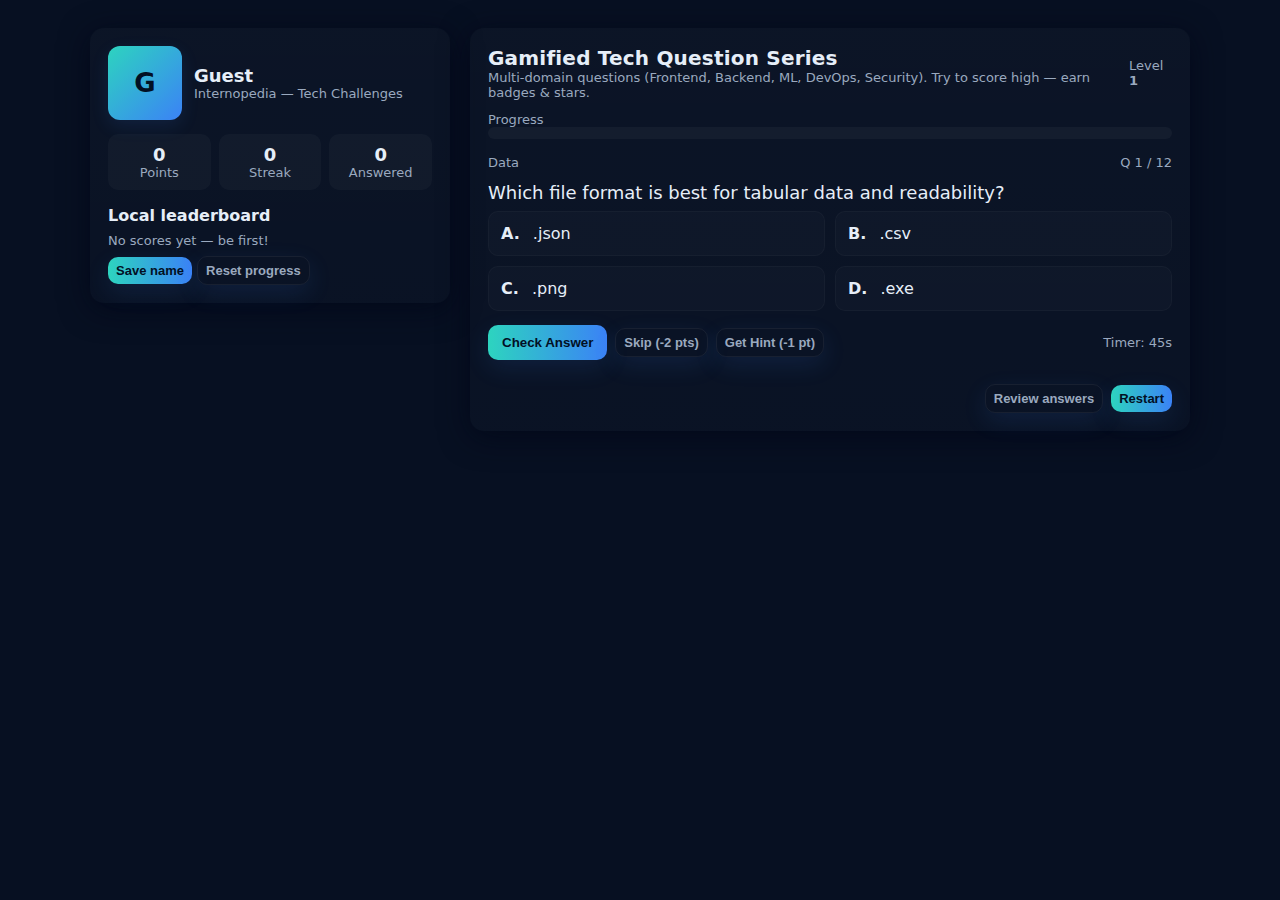
<file: pinplay.html>
<!doctype html>
<html lang="en">
<head>
<meta charset="utf-8" />
<meta name="viewport" content="width=device-width,initial-scale=1" />
<title>Internopedia — Gamified Tech Quiz</title>
<style>
  /* ---------- THEME ----------
     Dark, cool UI with blue accents
  --------------------------------*/
  :root{
    --bg:#071022;
    --panel:#0b1220;
    --muted:#9aa9bf;
    --accent:#2dd4bf; /* teal */
    --accent-2:#3b82f6; /* blue */
    --good:#34d399;
    --bad:#fb7185;
    --glass: rgba(255,255,255,0.03);
    --glass-2: rgba(255,255,255,0.02);
    --card-shadow: 0 6px 30px rgba(2,6,23,0.7);
    font-family: Inter, ui-sans-serif, system-ui, -apple-system, "Segoe UI", Roboto, "Helvetica Neue", Arial;
  }
  *{box-sizing:border-box}
  html,body{height:100%}
  body{
    margin:0;
    background:
      radial-gradient(1200px 600px at -10% -10%, rgba(59,130,246,0.06), transparent 10%),
      radial-gradient(900px 400px at 120% 110%, rgba(45,212,191,0.03), transparent 5%),
      var(--bg);
    color:#e6eef8;
    -webkit-font-smoothing:antialiased;
    -moz-osx-font-smoothing:grayscale;
    padding:28px;
  }

  .app {
    max-width:1100px;
    margin:0 auto;
    display:grid;
    grid-template-columns: 360px 1fr;
    gap:20px;
    align-items:start;
  }

  /* SIDEBAR (player info + leaderboard) */
  .sidebar {
    background:linear-gradient(180deg,var(--panel), #061222);
    border-radius:14px;
    padding:18px;
    box-shadow:var(--card-shadow);
  }
  .profile {
    display:flex;
    gap:12px;
    align-items:center;
    margin-bottom:12px;
  }
  .avatar {
    width:74px;height:74px;border-radius:12px;
    background:linear-gradient(135deg,var(--accent), var(--accent-2));
    display:flex;align-items:center;justify-content:center;
    font-weight:700;font-size:26px;color:#021024;
    box-shadow:0 6px 18px rgba(59,130,246,0.12);
  }
  .player-name{font-size:18px;font-weight:700}
  .muted{color:var(--muted);font-size:13px}

  .stat-grid{display:flex;gap:8px;margin:14px 0}
  .stat {
    flex:1;background:var(--glass);padding:10px;border-radius:10px;text-align:center;
  }
  .stat .num{font-weight:700;font-size:18px}
  .leaderboard {margin-top:16px}
  .leaderboard h4{margin:0 0 8px 0}
  .leader-item{display:flex;justify-content:space-between;padding:8px;border-radius:8px;background:var(--glass-2);margin-bottom:8px;font-size:14px}

  /* MAIN CARD */
  .card{
    background:linear-gradient(180deg, rgba(255,255,255,0.02), rgba(255,255,255,0.01));
    padding:18px;border-radius:14px;box-shadow:var(--card-shadow);
  }
  .top-bar{display:flex;justify-content:space-between;align-items:center;margin-bottom:12px}
  .title{font-size:20px;font-weight:800;letter-spacing:0.2px}
  .subtle{color:var(--muted);font-size:13px}
  .progress-wrap{margin-top:10px}
  .progress{height:12px;background:rgba(255,255,255,0.04);border-radius:999px;overflow:hidden}
  .progress > i{display:block;height:100%;width:0%;background:linear-gradient(90deg,var(--accent),var(--accent-2));transition:width 700ms cubic-bezier(.2,.9,.25,1)}

  /* QUESTION AREA */
  .question-container{margin-top:16px}
  .q-header{display:flex;justify-content:space-between;align-items:flex-start;gap:12px}
  .q-meta{font-size:13px;color:var(--muted)}
  .q-text{font-size:18px;margin:12px 0 8px 0}
  .choices{display:grid;grid-template-columns:1fr 1fr;gap:10px}
  .choice{
    padding:12px;border-radius:10px;background:rgba(255,255,255,0.02);
    cursor:pointer;border:1px solid rgba(255,255,255,0.03);
    transition:transform 160ms, background 160ms, border-color 160ms;
  }
  .choice:hover{transform:translateY(-4px)}
  .choice.selected{outline:2px solid rgba(59,130,246,0.14);box-shadow:0 6px 18px rgba(59,130,246,0.06)}
  .choice.correct{background:linear-gradient(90deg, rgba(52,211,153,0.12), rgba(52,211,153,0.06));border-color:rgba(52,211,153,0.25)}
  .choice.wrong{background:linear-gradient(90deg, rgba(251,113,133,0.08), rgba(251,113,133,0.03));border-color:rgba(251,113,133,0.25)}

  .controls{display:flex;gap:8px;align-items:center;margin-top:14px}
  .btn{
    background:linear-gradient(90deg,var(--accent),var(--accent-2));
    padding:10px 14px;border-radius:10px;color:#021024;font-weight:700;border:none;cursor:pointer;
    box-shadow:0 8px 24px rgba(59,130,246,0.12);
  }
  .btn.secondary{background:transparent;border:1px solid rgba(255,255,255,0.06);color:var(--muted);font-weight:600}
  .small{padding:6px 8px;font-size:13px}

  .feedback{
    margin-top:12px;padding:12px;border-radius:10px;background:rgba(2,6,23,0.6);font-size:14px;color:var(--muted)
  }
  .badge-row{display:flex;gap:8px;margin-top:12px;flex-wrap:wrap}
  .badge{background:linear-gradient(90deg, rgba(255,255,255,0.03), rgba(255,255,255,0.02));padding:8px 10px;border-radius:999px;font-weight:700;font-size:13px}

  /* RESULT MODAL (simple) */
  .result{
    margin-top:14px;padding:16px;border-radius:12px;background:linear-gradient(180deg, rgba(59,130,246,0.06), rgba(45,212,191,0.03));
    color:#021024;font-weight:800;
  }
  .stars{display:flex;gap:6px;margin-top:10px}
  .star{font-size:22px}

  /* small screens */
  @media (max-width:900px){
    .app{grid-template-columns:1fr; padding:16px}
    .sidebar{order:2}
  }
</style>
</head>
<body>
<div class="app" role="application" aria-label="Internopedia gamified quiz app">
  <!-- SIDEBAR -->
  <aside class="sidebar card" aria-hidden="false">
    <div class="profile">
      <div class="avatar" id="avatar">IA</div>
      <div>
        <div class="player-name" id="playerName">Guest</div>
        <div class="muted">Internopedia — Tech Challenges</div>
      </div>
    </div>

    <div class="stat-grid">
      <div class="stat">
        <div class="num" id="score">0</div>
        <div class="muted">Points</div>
      </div>
      <div class="stat">
        <div class="num" id="streak">0</div>
        <div class="muted">Streak</div>
      </div>
      <div class="stat">
        <div class="num" id="attempted">0</div>
        <div class="muted">Answered</div>
      </div>
    </div>

    <div class="leaderboard">
      <h4>Local leaderboard</h4>
      <div id="leaderboardList">
        <!-- populated by JS -->
      </div>
      <div style="margin-top:8px">
        <button class="btn small" id="saveNameBtn">Save name</button>
        <button class="btn small secondary" id="resetBtn">Reset progress</button>
      </div>
    </div>
  </aside>

  <!-- MAIN -->
  <main class="card" id="mainCard">
    <div class="top-bar">
      <div>
        <div class="title">Gamified Tech Question Series</div>
        <div class="subtle">Multi-domain questions (Frontend, Backend, ML, DevOps, Security). Try to score high — earn badges & stars.</div>
      </div>
      <div class="subtle">Level <strong id="level">1</strong></div>
    </div>

    <div class="progress-wrap">
      <div class="subtle">Progress</div>
      <div class="progress" aria-hidden="true">
        <i id="progressBar"></i>
      </div>
    </div>

    <section class="question-container" id="questionArea" aria-live="polite">
      <!-- populated by JS -->
      <div class="q-header">
        <div class="q-meta" id="qCategory">Category</div>
        <div class="q-meta">Q <span id="qIndex">0</span> / <span id="qTotal">0</span></div>
      </div>

      <div class="q-text" id="qText">Loading...</div>

      <div class="choices" id="choices"></div>

      <div class="controls">
        <button class="btn" id="submitBtn">Check Answer</button>
        <button class="btn secondary small" id="skipBtn">Skip (-2 pts)</button>
        <button class="btn secondary small" id="hintBtn">Get Hint (-1 pt)</button>
        <div style="flex:1"></div>
        <div class="muted" id="timerText">Timer: --</div>
      </div>

      <div id="feedback" class="feedback" hidden></div>

      <div class="badge-row" id="badges"></div>

      <div id="resultArea"></div>
    </section>

    <div style="margin-top:12px;display:flex;gap:8px;align-items:center;justify-content:flex-end">
      <button class="btn secondary small" id="reviewBtn">Review answers</button>
      <button class="btn small" id="restartBtn">Restart</button>
    </div>
  </main>
</div>

<script>
/* --------------------------------------------------------
   Gamified Quiz logic (vanilla JS)
   - Questions array (customize)
   - scoring, streak, progress
   - local "AI checker" for open answer + option to plug real AI via backend
---------------------------------------------------------*/

/* ---------- SAMPLE QUESTIONS ----------
   - Each question has:
       id, category, type: "mcq" or "open",
       q: text,
       choices: [..] (for mcq),
       answer: string/array (canonical),
       hints: [..]
       points: base points
*/
const QUESTIONS = [
  // Frontend
  {id:1, category:'Frontend', type:'mcq', q:'Which HTML element is used to include JavaScript?', choices:['<script>','<js>','<code>','<link>'], answer:'<script>', hints:['Think of a tag named after the language'], points:8},
  {id:2, category:'Frontend', type:'open', q:'Name two semantic HTML5 elements used to structure main page sections.', answer:['header','main','section','article','nav','footer'], hints:['header, nav, main, section, article, footer are semantic tags'], points:10},
  // Backend
  {id:3, category:'Backend', type:'mcq', q:'Which database is relational?', choices:['MongoDB','Redis','PostgreSQL','Elasticsearch'], answer:'PostgreSQL', hints:['ACID, SQL'], points:9},
  {id:4, category:'Backend', type:'open', q:'Briefly describe what a RESTful API is (in 1-2 sentences).', answer:['stateless','resource','http methods','representational state transfer'], hints:['Think resources, HTTP verbs and statelessness'], points:12},
  // DevOps
  {id:5, category:'DevOps', type:'mcq', q:'Which tool is primarily used for container orchestration?', choices:['Docker','Kubernetes','Ansible','Terraform'], answer:'Kubernetes', hints:['Think pods, clusters, kubectl'], points:10},
  {id:6, category:'DevOps', type:'open', q:'What is CI/CD? Give the full forms and one-sentence purpose.', answer:['continuous integration','continuous delivery','continuous deployment'], hints:['CI stands for continuous integration, CD has two common expansions'], points:10},
  // ML / Data
  {id:7, category:'ML', type:'mcq', q:'Which metric is best for imbalanced binary classification?', choices:['Accuracy','F1-score','MSE','RMSE'], answer:'F1-score', hints:['Balance precision and recall'], points:9},
  {id:8, category:'Data', type:'open', q:'Name one common technique to handle missing values in datasets.', answer:['imputation','drop','mean','median','mode'], hints:['Mean/median imputation, dropping rows/columns, interpolation'], points:8},
  // Security
  {id:9, category:'Security', type:'mcq', q:'Which attack involves tricking users to reveal sensitive info?', choices:['SQL injection','XSS','Phishing','CSRF'], answer:'Phishing', hints:['Social engineering via email/links'], points:8},
  {id:10, category:'Security', type:'open', q:'Give one best practice to secure API endpoints.', answer:['authentication','authorization','rate limiting','use https','validate input'], hints:['AuthN and AuthZ, HTTPS, input validation'], points:10},

  // Extra filler
  {id:11, category:'Algorithms', type:'mcq', q:'Big-O of binary search on sorted array?', choices:['O(n)','O(log n)','O(n log n)','O(1)'], answer:'O(log n)', hints:['Divide and conquer'], points:7},
  {id:12, category:'Cloud', type:'open', q:'Name one advantage of using serverless functions.', answer:['scalability','cost-effective','no server management','auto scaling'], hints:['Pay-per-use and no server management'], points:9},
  {id:13, category:'Frontend', type:'mcq', q:'Which CSS property controls element spacing inside?', choices:['margin','padding','gap','border'], answer:'padding', hints:['Inside the box model'], points:6},
  {id:14, category:'Backend', type:'open', q:'What does "stateless" mean in web services?', answer:['no session state','each request independent','server does not hold client state'], hints:['Each request contains all info needed to process it'], points:10},
  {id:15, category:'ML', type:'mcq', q:'Which is a loss function used for regression?', choices:['Cross-entropy','MSE','Precision','Recall'], answer:'MSE', hints:['Mean squared error is common for regression'], points:7},
  {id:16, category:'DevOps', type:'mcq', q:'Infrastructure as Code (IaC) examples?', choices:['GitHub Actions','Docker Compose','Terraform','All of the above'], answer:'Terraform', hints:['IaC tools manage infra state'], points:8},
  {id:17, category:'Security', type:'open', q:'What is XSS? (short answer)', answer:['cross-site scripting','javascript injection','client side script injection'], hints:['Cross-site scripting involves injecting scripts into pages viewed by others'], points:9},
  {id:18, category:'Data', type:'mcq', q:'Which file format is best for tabular data and readability?', choices:['.json','.csv','.png','.exe'], answer:'.csv', hints:['Comma separated values'], points:6},
  {id:19, category:'Algorithms', type:'open', q:'Name a sorting algorithm with O(n log n) average complexity.', answer:['merge sort','quick sort','heap sort'], hints:['Merge sort and quick sort are typical examples'], points:8},
  {id:20, category:'Cloud', type:'mcq', q:'Which provider is not a cloud provider?', choices:['AWS','Azure','Google Cloud','Ubuntu'], answer:'Ubuntu', hints:['Ubuntu is an OS/distribution'], points:6}
];

let state = {
  playerName: 'Guest',
  avatarInitials: 'IA',
  questions: [],     // randomized copy
  index: 0,
  score: 0,
  streak: 0,
  attempted: 0,
  badges: new Set(),
  answers: [],      // record of answers for review
  timer: null,
  timePerQuestion: 45, // seconds
  timeLeft: 45
};

/* ---------- Utilities ---------- */
function $(sel) { return document.querySelector(sel) }
function $id(id){return document.getElementById(id)}
function shuffle(arr){ return arr.map(a=>[Math.random(),a]).sort((a,b)=>a[0]-b[0]).map(a=>a[1]) }
function clamp(n,a,b){return Math.max(a, Math.min(b, n))}

/* ---------- Initialize ----------
   Create randomized question set and UI bindings
*/
function init(){
  // personalize
  const stored = JSON.parse(localStorage.getItem('interno_state') || '{}');
  if(stored.playerName) state.playerName = stored.playerName;
  if(stored.score) { /* ignore initial score on load */ }

  state.questions = shuffle(QUESTIONS).slice(0, 12); // pick 12 questions for a session
  state.index = 0; state.score = 0; state.streak = 0; state.attempted = 0; state.badges = new Set(); state.answers=[];

  // UI
  $id('playerName').textContent = state.playerName;
  $id('avatar').textContent = initials(state.playerName || 'Internopedia');
  $id('qTotal').textContent = state.questions.length;
  $id('qIndex').textContent = 0;
  $id('score').textContent = state.score;
  $id('streak').textContent = state.streak;
  $id('attempted').textContent = state.attempted;

  renderQuestion();
  renderLeaderboard();
}
function initials(name){
  return name.split(' ').map(s=>s[0]||'').slice(0,2).join('').toUpperCase();
}

/* ---------- Render question ---------- */
function renderQuestion(){
  clearTimer();
  const qArea = $id('questionArea');
  const q = state.questions[state.index];
  if(!q){ showResult(); return; }
  $id('qCategory').textContent = q.category;
  $id('qIndex').textContent = state.index+1;
  $id('qText').textContent = q.q;
  $id('qTotal').textContent = state.questions.length;
  $id('progressBar').style.width = ((state.index)/state.questions.length * 100) + '%';
  $id('feedback').hidden = true;
  $id('feedback').textContent = '';
  $id('resultArea').innerHTML = '';

  // populate choices
  const choicesWrap = $id('choices');
  choicesWrap.innerHTML = '';
  if(q.type === 'mcq'){
    q.choices.forEach((c,idx)=>{
      const d = document.createElement('div');
      d.className = 'choice';
      d.role = 'button';
      d.tabIndex = 0;
      d.dataset.choice = c;
      d.innerHTML = `<strong>${String.fromCharCode(65+idx)}.</strong> <span style="margin-left:8px">${c}</span>`;
      d.addEventListener('click', ()=>selectChoice(d));
      d.addEventListener('keydown', (e)=>{ if(e.key==='Enter') selectChoice(d) });
      choicesWrap.appendChild(d);
    });
  } else { // open
    const ta = document.createElement('textarea');
    ta.className = 'choice';
    ta.style.gridColumn = '1 / -1';
    ta.style.minHeight = '120px';
    ta.placeholder = 'Type your answer here...';
    ta.id = 'openAnswer';
    choicesWrap.appendChild(ta);
  }

  // set timer
  state.timeLeft = state.timePerQuestion;
  $id('timerText').textContent = `Timer: ${state.timeLeft}s`;
  state.timer = setInterval(()=>{
    state.timeLeft--;
    $id('timerText').textContent = `Timer: ${state.timeLeft}s`;
    if(state.timeLeft<=0){
      clearInterval(state.timer);
      autoSubmitDueToTimeout();
    }
  },1000);
}

/* ---------- Selection ---------- */
function selectChoice(el){
  // toggle selecting for mcq
  document.querySelectorAll('.choice').forEach(c=>c.classList.remove('selected'));
  el.classList.add('selected');
}

/* ---------- Submit / Check Answer ---------- */
document.getElementById('submitBtn').addEventListener('click', submitAnswer);
document.getElementById('skipBtn').addEventListener('click', ()=>{
  // skip penalty
  state.score -= 2;
  state.streak = 0;
  recordAnswer({skipped:true});
  nextQuestion();
});
document.getElementById('hintBtn').addEventListener('click', ()=>{
  showHint();
  state.score -= 1;
  updateUI();
});

document.getElementById('saveNameBtn').addEventListener('click', ()=>{
  const name = prompt('Enter display name for leaderboard (will be saved locally):', state.playerName || '');
  if(name){
    state.playerName = name.trim();
    localStorage.setItem('interno_state', JSON.stringify({playerName: state.playerName}));
    $id('playerName').textContent = state.playerName;
    $id('avatar').textContent = initials(state.playerName);
    renderLeaderboard();
  }
});
document.getElementById('resetBtn').addEventListener('click', ()=>{
  if(confirm('Reset local progress & leaderboard?')) {
    localStorage.removeItem('interno_leaderboard');
    localStorage.removeItem('interno_state');
    init();
  }
});
document.getElementById('restartBtn').addEventListener('click', ()=>init());
document.getElementById('reviewBtn').addEventListener('click', ()=>showReview());

function submitAnswer(){
  const q = state.questions[state.index];
  const feedback = $id('feedback');
  feedback.hidden = false;

  let provided;
  if(q.type === 'mcq'){
    const sel = document.querySelector('.choice.selected');
    if(!sel){ feedback.textContent = 'Please select an option or skip.'; return; }
    provided = sel.dataset.choice;
  } else {
    provided = ($id('openAnswer')||{value:''}).value.trim();
    if(!provided){ feedback.textContent = 'Type an answer or skip.'; return; }
  }

  // run AI checker (local)
  const check = localAIchecker(provided, q.answer);
  // Update UI: mark choices as correct/wrong if MCQ
  if(q.type === 'mcq'){
    document.querySelectorAll('.choice').forEach(c=>{
      const ch = c.dataset.choice;
      if(ch === q.answer) c.classList.add('correct');
      if(c.classList.contains('selected') && ch !== q.answer) c.classList.add('wrong');
    });
  }

  // scoring: base points * correctness factor - time bonus
  let gained = 0;
  if(check.correct){
    // award points plus small time bonus
    const timeBonus = Math.round((state.timeLeft / state.timePerQuestion) * (q.points * 0.25));
    gained = q.points + timeBonus;
    state.score += gained;
    state.streak += 1;
    feedback.innerHTML = `<strong style="color:var(--good)">Correct!</strong> +${gained} pts — ${check.message}`;
  } else {
    // partial credit for open answers if close
    if(check.similarity > 0.45 && q.type==='open'){
      const partial = Math.round(q.points * 0.35);
      state.score += partial;
      state.streak = 0;
      feedback.innerHTML = `<strong style="color:orange">Partially correct</strong> +${partial} pts — ${check.message}`;
    } else {
      state.streak = 0;
      feedback.innerHTML = `<strong style="color:var(--bad)">Incorrect</strong> — ${check.message}`;
    }
  }

  // reveal AI explanation (short)
  feedback.innerHTML += `<div style="margin-top:8px;font-size:13px;color:var(--muted)"><em>AI explanation:</em> ${check.explanation}</div>`;

  // record answer + schedule next
  recordAnswer({provided, result: check, pointsGained: gained});
  updateUI();

  // small delay before moving to next question
  setTimeout(()=> nextQuestion(), 1200);
}

/* ---------- Local "AI" checker ----------
   - For MCQ: exact match
   - For open: fuzzy keyword overlap + normalized similarity
   - returns {correct:bool, similarity:0-1, message, explanation}
*/
function localAIchecker(provided, canonical){
  // canonical could be array or string(s)
  const providedNorm = provided.toLowerCase().replace(/[^\w\s]/g,' ').trim();
  // MCQ canonical often string
  if(typeof canonical === 'string'){
    if(provided.trim().toLowerCase() === canonical.toLowerCase()){
      return {correct:true, similarity:1, message:'Exact match', explanation:`The answer "${canonical}" is the canonical answer.`};
    } else {
      // not exact; for open we still analyze
      const sim = textualSimilarity(providedNorm, canonical.toLowerCase());
      return {correct: sim>0.82, similarity:sim, message:`Similarity ${Math.round(sim*100)}%`, explanation: sim>0.82? `Close enough to "${canonical}".` : `The expected answer was "${canonical}". Try including keywords like "${canonical}".`};
    }
  } else if(Array.isArray(canonical)){
    // check if any canonical token appears
    const providedTokens = new Set(providedNorm.split(/\s+/));
    let hits = 0;
    canonical.forEach(c=>{
      const tok = c.toLowerCase().replace(/[^\w]/g,'');
      if(tok && providedTokens.has(tok)) hits++;
      // also match substrings
      else if (tok && providedNorm.includes(tok)) hits++;
    });
    const overlap = hits / Math.max(1, canonical.length);
    // compute similarity against joined canonicals
    const joined = canonical.join(' ');
    const sim = textualSimilarity(providedNorm, joined.toLowerCase());
    const isGood = overlap >= 0.4 || sim > 0.7;
    let explanation = `Matched ${hits}/${canonical.length} keywords.`;
    if(sim > 0.7) explanation += ` High textual similarity (${Math.round(sim*100)}%).`;
    return {correct:isGood, similarity:sim, message:`Keyword overlap ${(overlap*100).toFixed(0)}%`, explanation};
  } else {
    return {correct:false, similarity:0, message:'Unable to evaluate', explanation:'No canonical answer available.'};
  }
}

/* textualSimilarity: a simple word-overlap + length heuristic (0-1)
   (cheap, deterministic; replace with real AI for production)
*/
function textualSimilarity(a,b){
  if(!a || !b) return 0;
  const as = a.split(/\s+/).filter(Boolean), bs = b.split(/\s+/).filter(Boolean);
  const sa = new Set(as), sb = new Set(bs);
  let common = 0;
  sa.forEach(w=>{ if(sb.has(w)) common++; else {
    // substring match fallback
    for(const wb of sb) if(w.length>3 && wb.includes(w)) { common++; break; }
  }});
  const overlap = common / Math.max(sa.size, sb.size);
  // length ratio penalty/bonus
  const lenRatio = Math.min(as.length, bs.length) / Math.max(as.length, bs.length);
  return clamp((overlap*0.8 + lenRatio*0.2), 0, 1);
}

/* ---------- Hint ---------- */
function showHint(){
  const q = state.questions[state.index];
  const feedback = $id('feedback');
  if(!q || !q.hints || q.hints.length===0){ feedback.hidden = false; feedback.textContent = 'No hints available.'; return; }
  feedback.hidden = false;
  feedback.innerHTML = `<strong>Hint:</strong> ${q.hints[ Math.floor(Math.random()*q.hints.length) ] }`;
}

/* ---------- Next question ---------- */
function recordAnswer(record){
  const q = state.questions[state.index];
  state.attempted++;
  state.answers.push({
    qid: q.id,
    question: q.q,
    provided: record.provided || null,
    skipped: record.skipped || false,
    result: record.result || null,
    points: record.pointsGained || 0,
    timestamp: Date.now()
  });
  $id('attempted').textContent = state.attempted;
}

function nextQuestion(){
  clearTimer();
  // award badges if streak thresholds
  if(state.streak > 0){
    if(state.streak >= 3) state.badges.add('Hot Streak 🔥 x' + state.streak);
    if(state.streak >= 5) state.badges.add('Unstoppable 💥');
  }

  // update level based on score
  const level = Math.floor(state.score / 50) + 1;
  $id('level').textContent = level;

  // advance index
  state.index++;
  if(state.index >= state.questions.length){
    // finished
    showResult();
  } else {
    renderQuestion();
  }
}

/* ---------- Timer auto submit ---------- */
function autoSubmitDueToTimeout(){
  const q = state.questions[state.index];
  const fb = $id('feedback');
  fb.hidden = false;
  fb.innerHTML = `<strong style="color:var(--bad)">Time's up.</strong> The correct answer will be shown.`;
  // grade as incorrect and record
  recordAnswer({provided:'', result:{correct:false, similarity:0, message:'Timeout', explanation:'No answer provided before timer.'}, pointsGained:0});
  state.streak = 0;
  updateUI();
  setTimeout(()=> nextQuestion(), 1200);
}

function clearTimer(){ if(state.timer) { clearInterval(state.timer); state.timer = null; } }

/* ---------- Update UI scoreboard ---------- */
function updateUI(){
  $id('score').textContent = Math.max(0, state.score);
  $id('streak').textContent = state.streak;
  $id('attempted').textContent = state.attempted;
  // badges
  const bwrap = $id('badges'); bwrap.innerHTML='';
  state.badges.forEach(b=>{
    const el = document.createElement('div'); el.className='badge'; el.textContent=b; bwrap.appendChild(el);
  });
}

/* ---------- Show result ---------- */
function showResult(){
  clearTimer();
  // compute rating stars from percentage of max possible points
  const maxPoints = state.questions.reduce((s,q)=>s + q.points + Math.round(q.points*0.25), 0); // include time bonus estimate
  const percent = clamp(state.score / Math.max(1, maxPoints), 0, 1);
  const stars = Math.round(clamp(percent*5, 0, 5));
  // save to local leaderboard
  saveToLeaderboard({name: state.playerName, score: state.score, date: Date.now()});

  $id('progressBar').style.width = '100%';
  $id('resultArea').innerHTML = `
    <div class="result">
      Session complete — <span style="font-weight:900">${state.score} pts</span>
      <div class="subtle" style="font-weight:700;margin-top:6px">You earned ${stars} / 5 stars</div>
      <div class="stars">${'★'.repeat(stars)}${'☆'.repeat(5-stars)}</div>
      <div style="margin-top:8px;font-size:13px;color:var(--muted)">Max possible (est.): ${maxPoints} pts — Accuracy ${Math.round(percent*100)}%</div>
    </div>
  `;
  updateUI();
  renderLeaderboard();
}

/* ---------- Leaderboard (localStorage) ---------- */
function saveToLeaderboard(entry){
  const raw = localStorage.getItem('interno_leaderboard');
  const arr = raw ? JSON.parse(raw) : [];
  arr.push(entry);
  // keep top 10 by score
  arr.sort((a,b)=>b.score - a.score);
  localStorage.setItem('interno_leaderboard', JSON.stringify(arr.slice(0,30)));
}

function renderLeaderboard(){
  const wrap = $id('leaderboardList');
  wrap.innerHTML = '';
  const raw = localStorage.getItem('interno_leaderboard');
  if(!raw){ wrap.innerHTML = '<div class="muted">No scores yet — be first!</div>'; return; }
  const arr = JSON.parse(raw).slice(0,6);
  arr.forEach((e,i)=>{
    const d = document.createElement('div');
    d.className = 'leader-item';
    d.innerHTML = `<div>#${i+1} ${e.name}</div><div style="font-weight:800">${e.score}</div>`;
    wrap.appendChild(d);
  });
}

/* ---------- Review answers ---------- */
function showReview(){
  const area = $id('resultArea');
  area.innerHTML = '<h3 style="margin-top:8px">Review</h3>';
  const ul = document.createElement('div');
  ul.style.marginTop='8px';
  state.answers.forEach(a=>{
    const p = document.createElement('div');
    p.style.padding='10px'; p.style.borderRadius='8px'; p.style.marginBottom='8px';
    p.style.background='rgba(255,255,255,0.02)';
    p.innerHTML = `<div style="font-weight:700">${a.question}</div>
      <div style="font-size:13px;color:var(--muted);margin-top:6px">Your answer: ${a.skipped?'<i>Skipped</i>':(a.provided||'<i>None</i>')}</div>
      <div style="font-size:13px;margin-top:6px">${a.result?('Result: ' + (a.result.correct?'<strong style="color:var(--good)">Correct</strong>':'<strong style="color:var(--bad)">Incorrect</strong>') + ` — ${a.result.message}`):''}</div>
      <div style="font-size:12px;color:var(--muted);margin-top:6px">Points gained: ${a.points}</div>
    `;
    ul.appendChild(p);
  });
  area.appendChild(ul);
}

/* ---------- Leaderboard & persistence ---------- */
function loadFromLocal(){
  const s = JSON.parse(localStorage.getItem('interno_state') || '{}');
  if(s.playerName) state.playerName = s.playerName;
}

/* ---------- Init on load ---------- */
loadFromLocal();
init();

/* ---------- Accessibility helpers ---------- */
document.addEventListener('keyup', (e)=>{
  if(e.key === 'n'){ // quick next - for testing
    nextQuestion();
  }
});

/* ---------- Optional: Real AI checker stub (commented)
   IMPORTANT: Do NOT call AI from the browser with your secret key.
   Instead, create a small server endpoint that accepts POST {question, provided}
   and calls OpenAI /other LLM securely, then returns evaluation.

   Example server-side (Node/Express) pseudocode:
     POST /api/check {
       const resp = await fetch('https://api.openai.com/v1/chat/completions', {
         method:'POST',
         headers:{ Authorization: `Bearer ${process.env.OPENAI_KEY}`, 'Content-Type':'application/json' },
         body: JSON.stringify({...})
       })
       return resp.json();
     }

   In the browser, you would call:
     fetch('/api/check', {method:'POST', body: JSON.stringify({provided,canonical})})
     and show the returned score/explanation.

   This file includes a robust local checker so you can play immediately.
*/

/* ---------- End of script ---------- */
</script>
</body>
</html>
</file>
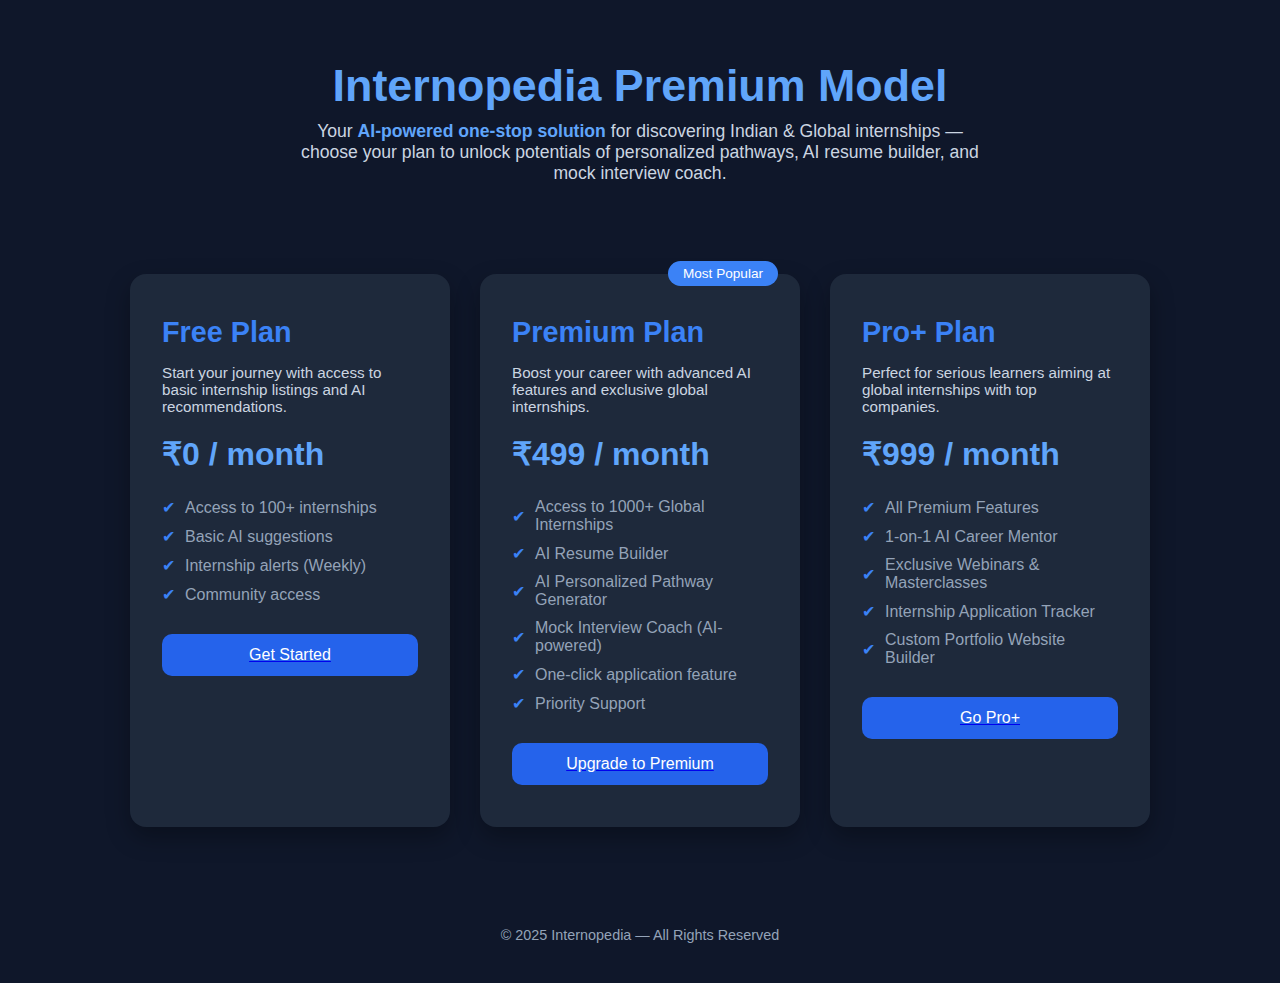
<file: premium.html>
<!DOCTYPE html>
<html lang="en">
<head>
  <meta charset="UTF-8" />
  <meta name="viewport" content="width=device-width, initial-scale=1.0">
  <title>Internopedia premium Model</title>
  <style>
    :root {
      --bg-dark: #0f172a;
      --blue: #2563eb;
      --light-blue: #60a5fa;
      --white: #f8fafc;
      --card: #1e293b;
      --accent: #3b82f6;
    }

    * {
      box-sizing: border-box;
      margin: 0;
      padding: 0;
      font-family: 'Poppins', sans-serif;
    }

    body {
      background: var(--bg-dark);
      color: var(--white);
      min-height: 100vh;
    }

    header {
      text-align: center;
      padding: 60px 20px 20px;
    }

    header h1 {
      font-size: 2.8rem;
      color: var(--light-blue);
    }

    header p {
      color: #cbd5e1;
      max-width: 700px;
      margin: 10px auto;
      font-size: 1.1rem;
    }

    .plans {
      display: flex;
      justify-content: center;
      flex-wrap: wrap;
      gap: 30px;
      margin: 60px auto;
      max-width: 1200px;
    }

    .plan-card {
      background: var(--card);
      border: 2px solid transparent;
      border-radius: 16px;
      padding: 40px 30px;
      width: 320px;
      transition: all 0.3s ease;
      position: relative;
      box-shadow: 0 10px 25px rgba(0,0,0,0.3);
    }

    .plan-card:hover {
      border-color: var(--accent);
      transform: translateY(-5px);
    }

    .plan-card h2 {
      color: var(--accent);
      font-size: 1.8rem;
      margin-bottom: 15px;
    }

    .plan-card p {
      color: #cbd5e1;
      font-size: 0.95rem;
      margin-bottom: 20px;
    }

    .price {
      font-size: 2rem;
      font-weight: bold;
      color: var(--light-blue);
      margin-bottom: 25px;
    }

    ul.features {
      list-style: none;
      margin-bottom: 30px;
    }

    ul.features li {
      margin: 10px 0;
      color: #94a3b8;
      display: flex;
      align-items: center;
      gap: 10px;
    }

    ul.features li::before {
      content: "✔";
      color: var(--accent);
    }

    button {
      background: var(--blue);
      color: white;
      border: none;
      padding: 12px 25px;
      border-radius: 10px;
      font-size: 1rem;
      cursor: pointer;
      transition: background 0.3s;
      width: 100%;
    }

    button:hover {
      background: var(--light-blue);
    }

    footer {
      text-align: center;
      padding: 40px 10px;
      color: #94a3b8;
      font-size: 0.9rem;
    }

    .popular {
      position: absolute;
      top: -15px;
      right: 20px;
      background: var(--accent);
      color: white;
      padding: 5px 15px;
      border-radius: 20px;
      font-size: 0.85rem;
    }

    .ai-highlight {
      color: var(--light-blue);
      font-weight: 600;
    }
  </style>
</head>
<body>

  <header>
    <h1>Internopedia Premium Model</h1>
    <p>
      Your <span class="ai-highlight">AI-powered one-stop solution</span> for discovering Indian & Global internships — 
      choose your plan to unlock potentials of personalized pathways, AI resume builder, and mock interview coach.
    </p>
  </header>

  <section class="plans">
    <!-- Free Plan -->
    <div class="plan-card">
      <h2>Free Plan</h2>
      <p>Start your journey with access to basic internship listings and AI recommendations.</p>
      <div class="price">₹0 / month</div>
      <ul class="features">
        <li>Access to 100+ internships</li>
        <li>Basic AI suggestions</li>
        <li>Internship alerts (Weekly)</li>
        <li>Community access</li>
      </ul>
      <button onclick="selectPlan('Free')"><a href="C:\Logs\khud.html"><font color="white">Get Started</font></a></button>
    </div>

    
    <div class="plan-card">
      <span class="popular">Most Popular</span>
      <h2>Premium Plan</h2>
      <p>Boost your career with advanced AI features and exclusive global internships.</p>
      <div class="price">₹499 / month</div>
      <ul class="features">
        <li>Access to 1000+ Global Internships</li>
        <li>AI Resume Builder</li>
        <li>AI Personalized Pathway Generator</li>
        <li>Mock Interview Coach (AI-powered)</li>
        <li>One-click application feature</li>
        <li>Priority Support</li>
      </ul>
      <button onclick="selectPlan('Premium')"><a href="C:\Logs\khud.html"><font color="white">Upgrade to Premium</font></a></button>
    </div>

  
    <div class="plan-card">
      <h2>Pro+ Plan</h2>
      <p>Perfect for serious learners aiming at global internships with top companies.</p>
      <div class="price">₹999 / month</div>
      <ul class="features">
        <li>All Premium Features</li>
        <li>1-on-1 AI Career Mentor</li>
        <li>Exclusive Webinars & Masterclasses</li>
        <li>Internship Application Tracker</li>
        <li>Custom Portfolio Website Builder</li>
      </ul>
      <button onclick="selectPlan('Pro+')"><a href="C:\Logs\khud.html"><font color="white">Go Pro+</font></a></button>
    </div>
  </section>

  <footer>
    © 2025 Internopedia — All Rights Reserved
  </footer>

  <script>
    function selectPlan(plan) {
      alert(`You selected the ${plan} Plan. Redirecting to signup/payment page...`);
      // In production, redirect:
      // window.location.href = `/signup?plan=${plan.toLowerCase()}`;
    }
  </script>
</body>
</html>
</file>
